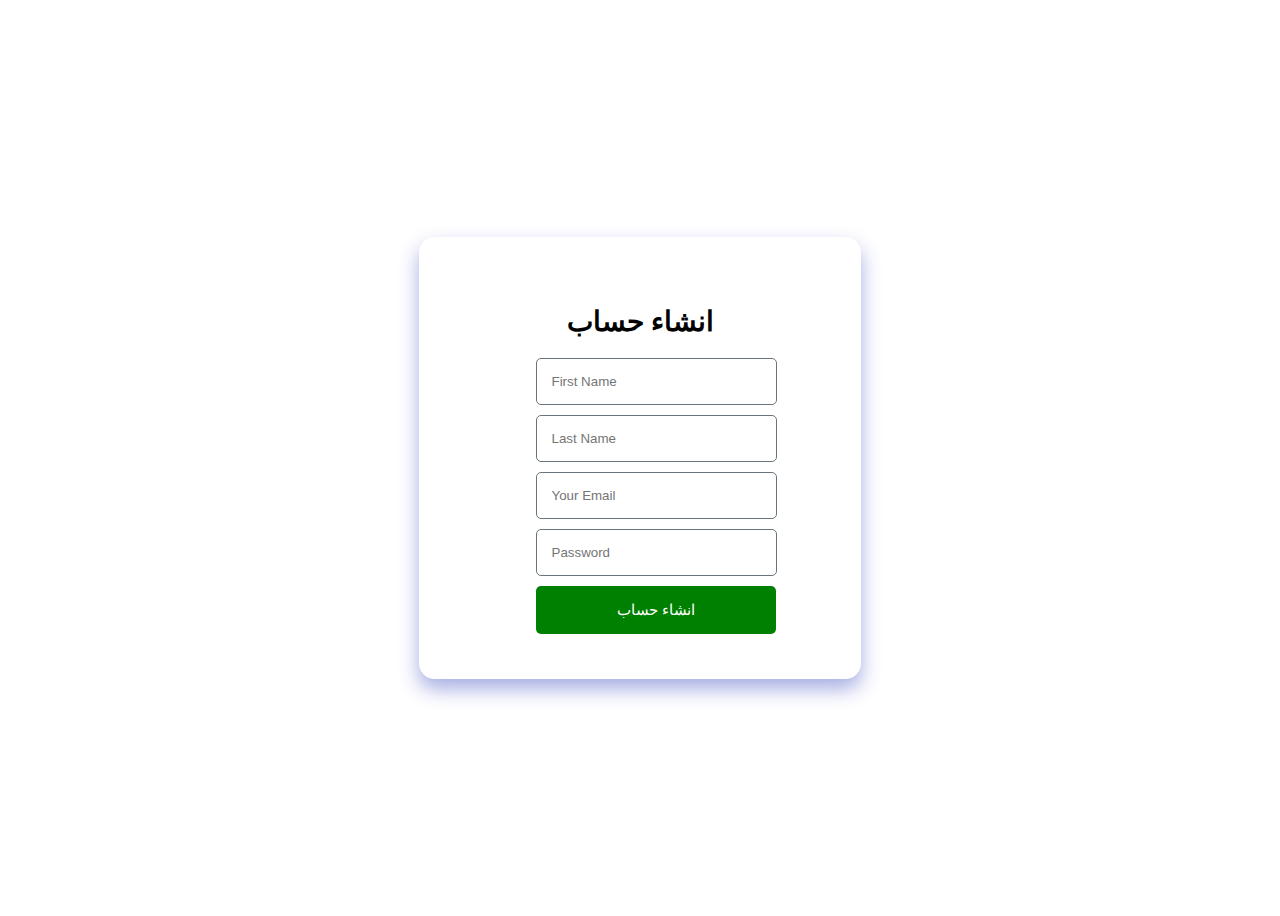
<file: index.html>
<!DOCTYPE html>
<html lang="en">
<head>
    <meta charset="UTF-8">
    <meta name="viewport" content="width=device-width, initial-scale=1.0">
    <title>انشاء حساب</title>
    <style>

        section{
            display: flex;
            justify-content: center;
            align-items: center;
            min-height: 100vh;
            background-color: white;
        }

        .container{
            display: flex;
            justify-content: center;
            align-items: center;
            border: 1px solid white;
            background-color: white;
            border-radius: 15px;
            box-shadow: 0 10px 20px rgba(33, 51, 184, 0.4);
            max-width: 400px;
            width: 100%;
            gap: 20px;
            padding: 20px;
            min-height: 400px;
        }

        .form-login h2{
            text-align: center;
            font-size:28px;
            margin-bottom:20px;
        }

        .form-login input {
            display: block;
            width: 100%;
            padding: 15px;
            margin-bottom: 10px;
            border: 1px solid rgb(104, 117, 124);
            border-radius: 5px;
            transition: border-color 0.3s;
}

        .form-login input:focus {
            border-color: #52bff6;
            outline: none;
        }

        .form-login button {
            justify-content: center;
            width: 115%;
            height: 10%;
            background-color: green;
            border-radius: 5px;
            padding: 15px;
            color: white;
            border: none;
            font-size: 15px;
        }
        .form-login button:focus{
            background-color: blue;
        }
    </style>
</head>
<body>
    <section>
        <div class="container">
            <div class="form-login">
                <h2> انشاء حساب</h2>
                <label for="firstName"></label>
                <input type="text" id="firstName" placeholder="First Name">

                <label for="lastName"></label>
                <input type="text" id="lastName" placeholder="Last Name">

                <label for="email"></label>
                <input type="text" id="email" placeholder="Your Email">

                <label for="password"></label>
                <input type="password" id="password" placeholder="Password">

                <button id="registerBtn" type="submit">انشاء حساب</button>
            </div>
        </div>
    </section>

<script>
    document.getElementById('registerBtn').addEventListener('click', function (e) {
        e.preventDefault(); 

        const firstName = document.getElementById('firstName').value.trim();
        const lastName = document.getElementById('lastName').value.trim();
        const email = document.getElementById('email').value.trim();
        const password = document.getElementById('password').value.trim();

    
        if (!firstName || !lastName || !email || !password) {
            alert('يرجى ملء جميع الحقول.');
            return;
        }


        const emailPattern = /^[^\s@]+@[^\s@]+\.[^\s@]+$/;
        if (!emailPattern.test(email)) {
            alert('يرجى إدخال بريد إلكتروني صالح.');
            return;
        }


        if (password.length < 6) {
            alert('يجب أن تتكون كلمة المرور من 6 أحرف على الأقل.');
            return;
        }


        localStorage.setItem('userFirstName', firstName);
        localStorage.setItem('userLastName', lastName);
        localStorage.setItem('userEmail', email);
        localStorage.setItem('userPassword', password);


        window.location.href = 'login.html';
    });
</script>

</body>
</html>
</file>
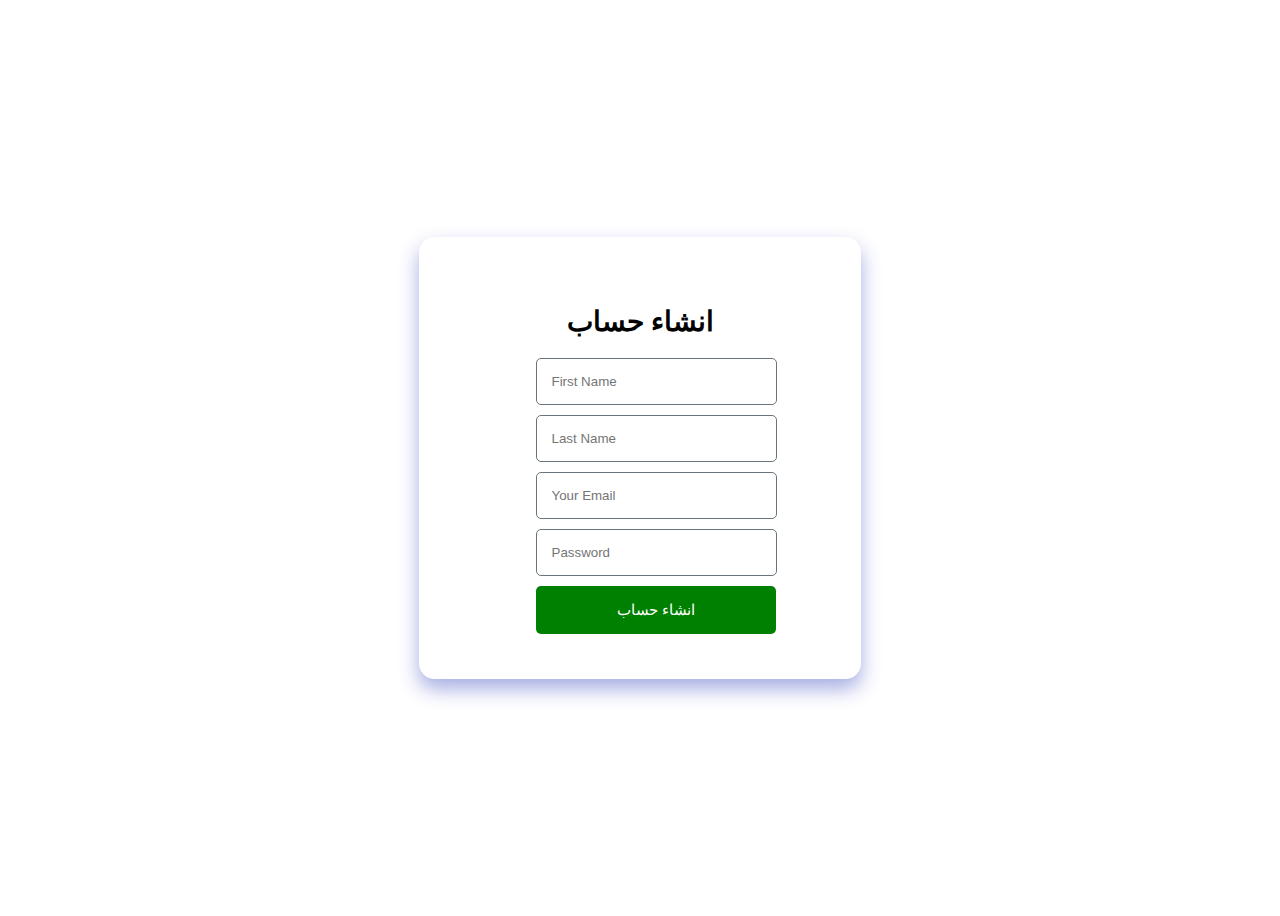
<file: web soft/index.html>
<!DOCTYPE html>
<html lang="en">
<head>
    <meta charset="UTF-8">
    <meta name="viewport" content="width=device-width, initial-scale=1.0">
    <title>انشاء حساب</title>
    <style>

        section{
            display: flex;
            justify-content: center;
            align-items: center;
            min-height: 100vh;
            background-color: white;
        }

        .container{
            display: flex;
            justify-content: center;
            align-items: center;
            border: 1px solid white;
            background-color: white;
            border-radius: 15px;
            box-shadow: 0 10px 20px rgba(33, 51, 184, 0.4);
            max-width: 400px;
            width: 100%;
            gap: 20px;
            padding: 20px;
            min-height: 400px;
        }

        .form-login h2{
            text-align: center;
            font-size:28px;
            margin-bottom:20px;
        }

        .form-login input {
            display: block;
            width: 100%;
            padding: 15px;
            margin-bottom: 10px;
            border: 1px solid rgb(104, 117, 124);
            border-radius: 5px;
            transition: border-color 0.3s;
}

        .form-login input:focus {
            border-color: #52bff6;
            outline: none;
        }

        .form-login button {
            justify-content: center;
            width: 115%;
            height: 10%;
            background-color: green;
            border-radius: 5px;
            padding: 15px;
            color: white;
            border: none;
            font-size: 15px;
        }
        .form-login button:focus{
            background-color: blue;
        }
    </style>
</head>
<body>
    <section>
        <div class="container">
            <div class="form-login">
                <h2> انشاء حساب</h2>
                <label for="firstName"></label>
                <input type="text" id="firstName" placeholder="First Name">

                <label for="lastName"></label>
                <input type="text" id="lastName" placeholder="Last Name">

                <label for="email"></label>
                <input type="text" id="email" placeholder="Your Email">

                <label for="password"></label>
                <input type="password" id="password" placeholder="Password">

                <button id="registerBtn" type="submit">انشاء حساب</button>
            </div>
        </div>
    </section>

<script>
    document.getElementById('registerBtn').addEventListener('click', function (e) {
        e.preventDefault(); 

        const firstName = document.getElementById('firstName').value.trim();
        const lastName = document.getElementById('lastName').value.trim();
        const email = document.getElementById('email').value.trim();
        const password = document.getElementById('password').value.trim();

    
        if (!firstName || !lastName || !email || !password) {
            alert('يرجى ملء جميع الحقول.');
            return;
        }


        const emailPattern = /^[^\s@]+@[^\s@]+\.[^\s@]+$/;
        if (!emailPattern.test(email)) {
            alert('يرجى إدخال بريد إلكتروني صالح.');
            return;
        }


        if (password.length < 6) {
            alert('يجب أن تتكون كلمة المرور من 6 أحرف على الأقل.');
            return;
        }


        localStorage.setItem('userFirstName', firstName);
        localStorage.setItem('userLastName', lastName);
        localStorage.setItem('userEmail', email);
        localStorage.setItem('userPassword', password);


        window.location.href = 'login.html';
    });
</script>

</body>
</html>
</file>
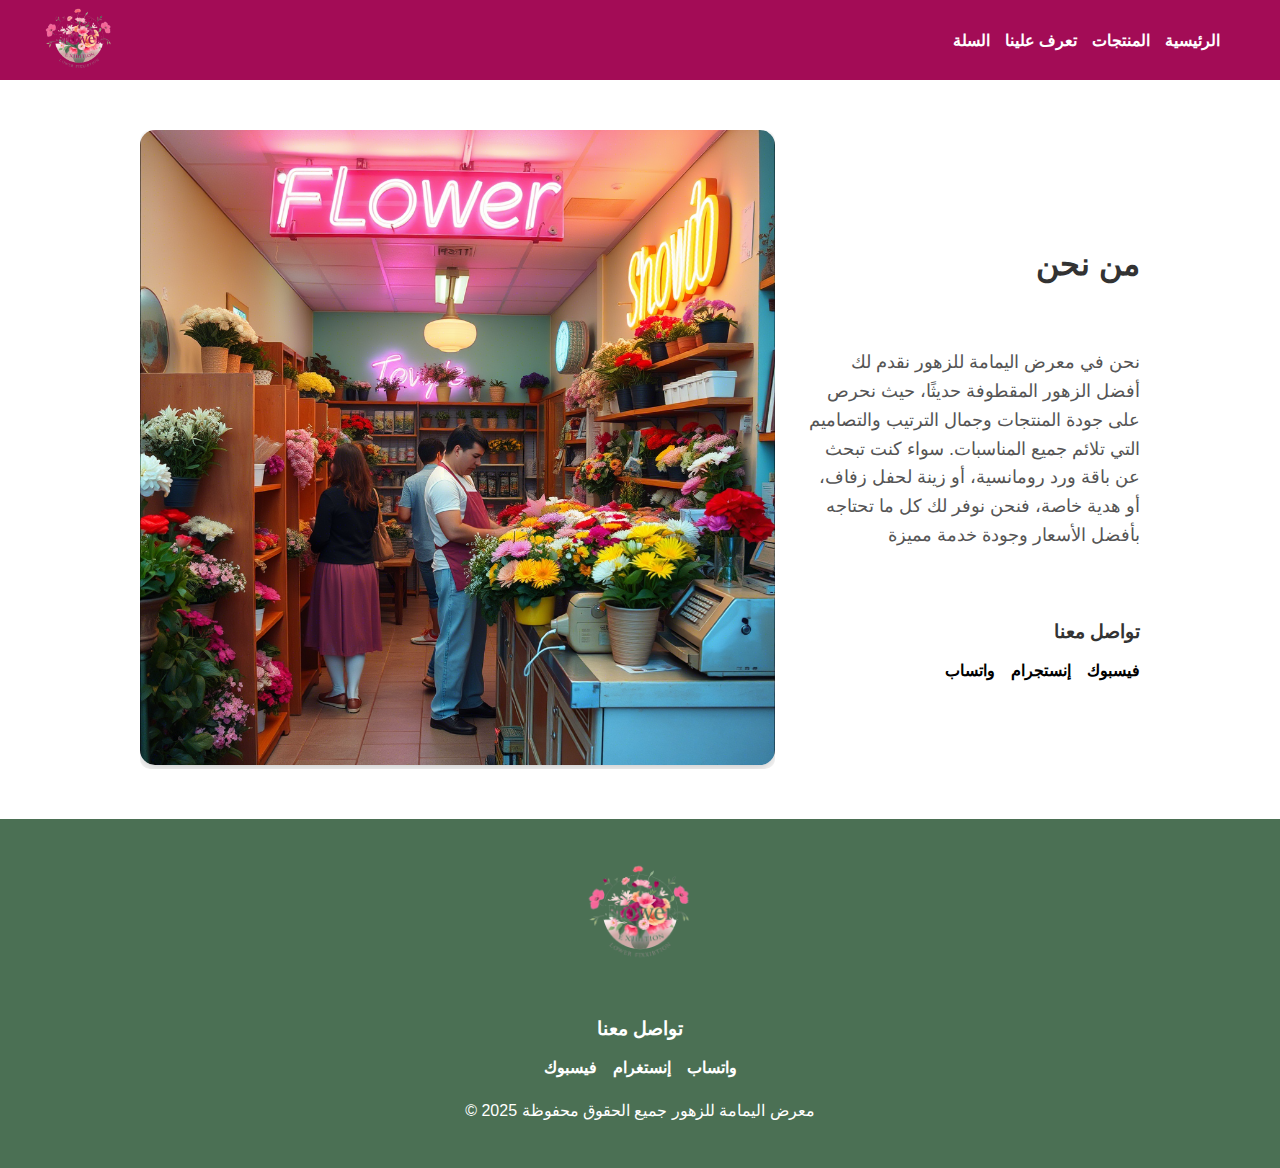
<file: about.html>
<!DOCTYPE html>
<html lang="ar" >
<head>
    <meta charset="UTF-8">
    <meta name="viewport" content="width=device-width, initial-scale=1">
    <title>معرض اليمامة للزهور - من نحن </title>
    <link rel="stylesheet" href="assest/css/style.css">
</head>
<body>
  <!-- Start Nav  -->
   <nav>
        <div class="logo">
            <img src="assest/logo/logo.png" alt="لوجو الموقع" />
        </div>
        <ul dir="rtl">
            <li><a href="view.html">الرئيسية</a></li>
            <li><a href="products.html">المنتجات</a></li>
            <li><a href="about.html">تعرف علينا</a></li>
            <li><a href="cart.html">السلة</a></li>
        </ul>
    </nav>
<!-- End Nav  -->


<!-- Start About  -->
    <section class="about">
  <div class="about-container">
    <div class="about-image hidden-left">
      <img src="assest/image/96f7b296-9474-4571-87c6-f963ac6e81f5.png" alt="About Us Image">
    </div>
    <div class="about-content hidden-right"  dir="rtl">
      <h2>من نحن</h2>
      <p>نحن في معرض اليمامة للزهور نقدم لك أفضل الزهور المقطوفة حديثًا، حيث نحرص على جودة المنتجات وجمال الترتيب والتصاميم التي تلائم جميع المناسبات. سواء كنت تبحث عن باقة ورد رومانسية، أو زينة لحفل زفاف، أو هدية خاصة، فنحن نوفر لك كل ما تحتاجه بأفضل الأسعار وجودة خدمة مميزة</p>
      <div class="social-links">
            <h3>تواصل معنا</h3>
            <ul>
                <li><a href="www.facebook.com" style="color: black;">فيسبوك</a></li>
                <li><a href="www.instagram.com" style="color: black;">إنستجرام</a></li>
                <li><a href="www.whatsapp.com" style="color: black;">واتساب</a></li>
            </ul>
        </div>
    </div>
  </div>
</section>
<!-- End About  -->


<!-- START FOOTER  -->
<footer>
    <div class="footer-content">
        <div class="footer-logo">
            <img src="assest/logo/logo.png" alt="لوجو معرض الزهور">
        </div>
        
        <div class="social-links">
            <h3>تواصل معنا</h3>
            <ul>
                    <li><a href="https://www.facebook.com">فيسبوك</a></li>
                    <li><a href="https://www.instagram.com">إنستغرام</a></li>
                    <li><a href="https://www.whatsapp.com">واتساب</a></li>
                </ul>
        </div>
    </div>
    <p>&copy; 2025 معرض اليمامة للزهور جميع الحقوق محفوظة</p>
</footer>
<!-- END FOOTER  -->


<script>
  window.addEventListener("DOMContentLoaded", () => {
    const left = document.querySelector(".hidden-left");
    const right = document.querySelector(".hidden-right");

    setTimeout(() => {
      left.classList.add("show");
      right.classList.add("show");
    }, 300);
  });


</script>
<script src="assest/js/script.js"></script>
</body>
</html>
</file>
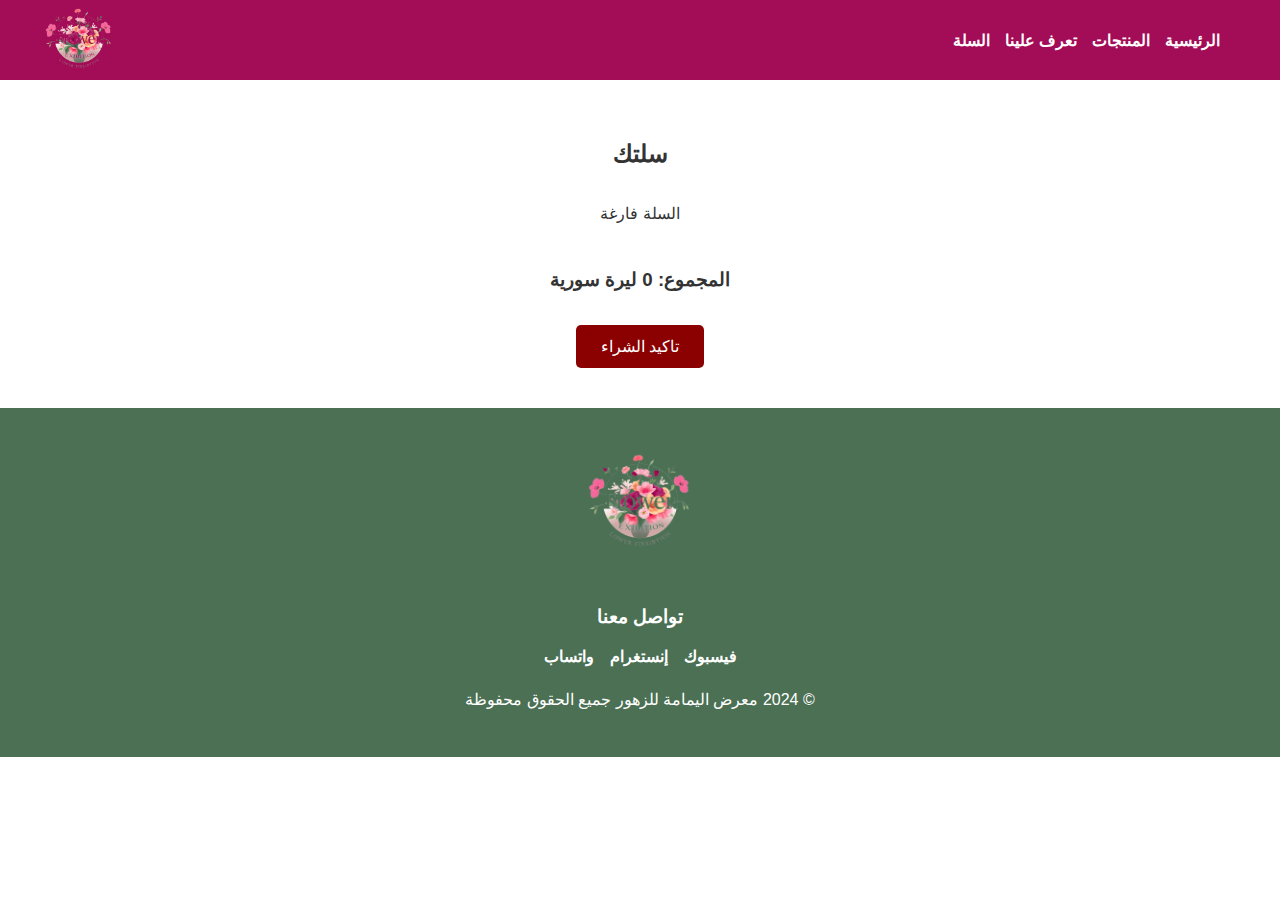
<file: cart.html>
<!DOCTYPE html>
<html lang="ar" dir="rtl">
<head>
    <meta charset="UTF-8">
    <meta name="viewport" content="width=device-width, initial-scale=1">
    <title>معرض اليمامة للزهور - السلة</title>
    <link rel="stylesheet" href="assest/css/style.css">
</head>
<body>

<!-- Start Nav  -->
<nav dir="ltr">
        <div class="logo">
            <img src="assest/logo/logo.png" alt="لوجو الموقع">
        </div>
        <ul  dir="rtl">
            <li><a href="view.html">الرئيسية</a></li>
            <li><a href="products.html">المنتجات</a></li>
            <li><a href="about.html">تعرف علينا</a></li>
            <li><a href="cart.html">السلة</a></li>
        </ul>
    </nav>
<!-- End Nav  -->



<!-- Start Cart  -->
<section class="cart-section" >
    <center>
    <h2>سلتك</h2>
    <div id="cart-items" class="cart-container"></div>

    <div class="total">
        <h3>المجموع: <span id="cart-total"> ليرة سورية 0</span></h3>
        <button onclick="checkout()">تاكيد الشراء</button>
    </div>
    </center>
</section>
<!-- End Cart  -->


<!-- START FOOTER  -->
<footer>
    <div class="footer-content">
        <div class="footer-logo">
            <img src="assest/logo/logo.png" alt="لوجو معرض الزهور">
        </div>
        
        <div class="social-links">
            <h3>تواصل معنا</h3>
            <ul>
                <li><a href="www.facebook.com">فيسبوك</a></li>
                <li><a href="www.instagram.com">إنستغرام</a></li>
                <li><a href="www.whatsapp.com">واتساب</a></li>
            </ul>
        </div>
    </div>
    <p>&copy; 2024 معرض اليمامة للزهور جميع الحقوق محفوظة</p>
</footer>
<!-- END FOOTER  -->

<script src="assest/js/script.js"></script>
</body>
</html>
</file>
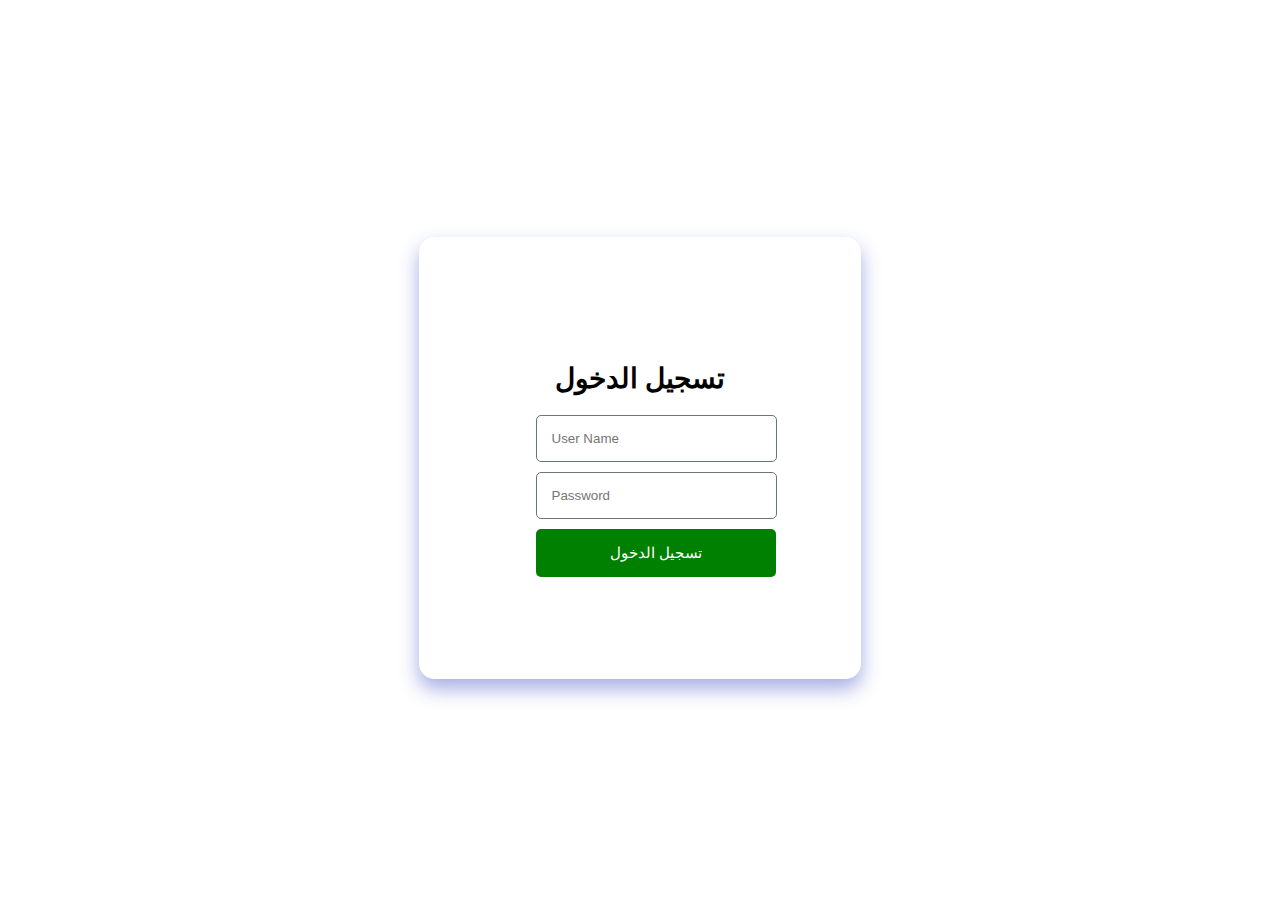
<file: login.html>
<!DOCTYPE html>
<html lang="en">
<head>
    <meta charset="UTF-8">
    <meta name="viewport" content="width=device-width, initial-scale=1.0">
    <title>تسجيل الدخول</title>
    <style>

        section{
            display: flex;
            justify-content: center;
            align-items: center;
            min-height: 100vh;
            background-color: white;
        }

        .container{
            display: flex;
            justify-content: center;
            align-items: center;
            border: 1px solid white;
            background-color: white;
            border-radius: 15px;
            box-shadow: 0 10px 20px rgba(33, 51, 184, 0.4);
            max-width: 400px;
            width: 100%;
            gap: 20px;
            padding: 20px;
            min-height: 400px;
        }

        .form-login h2{
            text-align: center;
            font-size:28px;
            margin-bottom:20px;
        }

        .form-login input {
            display: block;
            width: 100%;
            padding: 15px;
            margin-bottom: 10px;
            border: 1px solid rgb(104, 117, 124);
            border-radius: 5px;
            transition: border-color 0.3s;
}

        .form-login input:focus {
            border-color: #52bff6;
            outline: none;
        }

        .form-login button {
            justify-content: center;
            width: 115%;
            height: 10%;
            background-color: green;
            border-radius: 5px;
            padding: 15px;
            color: white;
            border: none;
            font-size: 15px;
        }
        .form-login button:focus{
            background-color: blue;
        }
    </style>
</head>
<body>
    <section>
        <div class="container">
            <div class="form-login">
                <h2>تسجيل الدخول</h2>
                <label for="name"></label>
                <input type="text" id="name" placeholder="User Name">

                <label for="password"></label>
                <input type="text" id="password" placeholder="Password">

                <button type="submit">تسجيل الدخول</button>
            </div>
        </div>
    </section>

<script>
    document.querySelector('button').addEventListener('click', function () {
    const inputName = document.getElementById('name').value.trim();
    const inputPassword = document.getElementById('password').value;

    const savedName = localStorage.getItem('userFirstName'); 
    const savedPassword = localStorage.getItem('userPassword');

    if (inputName === savedName && inputPassword === savedPassword) {

    window.location.href = 'view.html';
    } else {
        alert('الاسم أو كلمة المرور غير صحيحة');
    }
  });
</script>
</body>
</html>
</file>
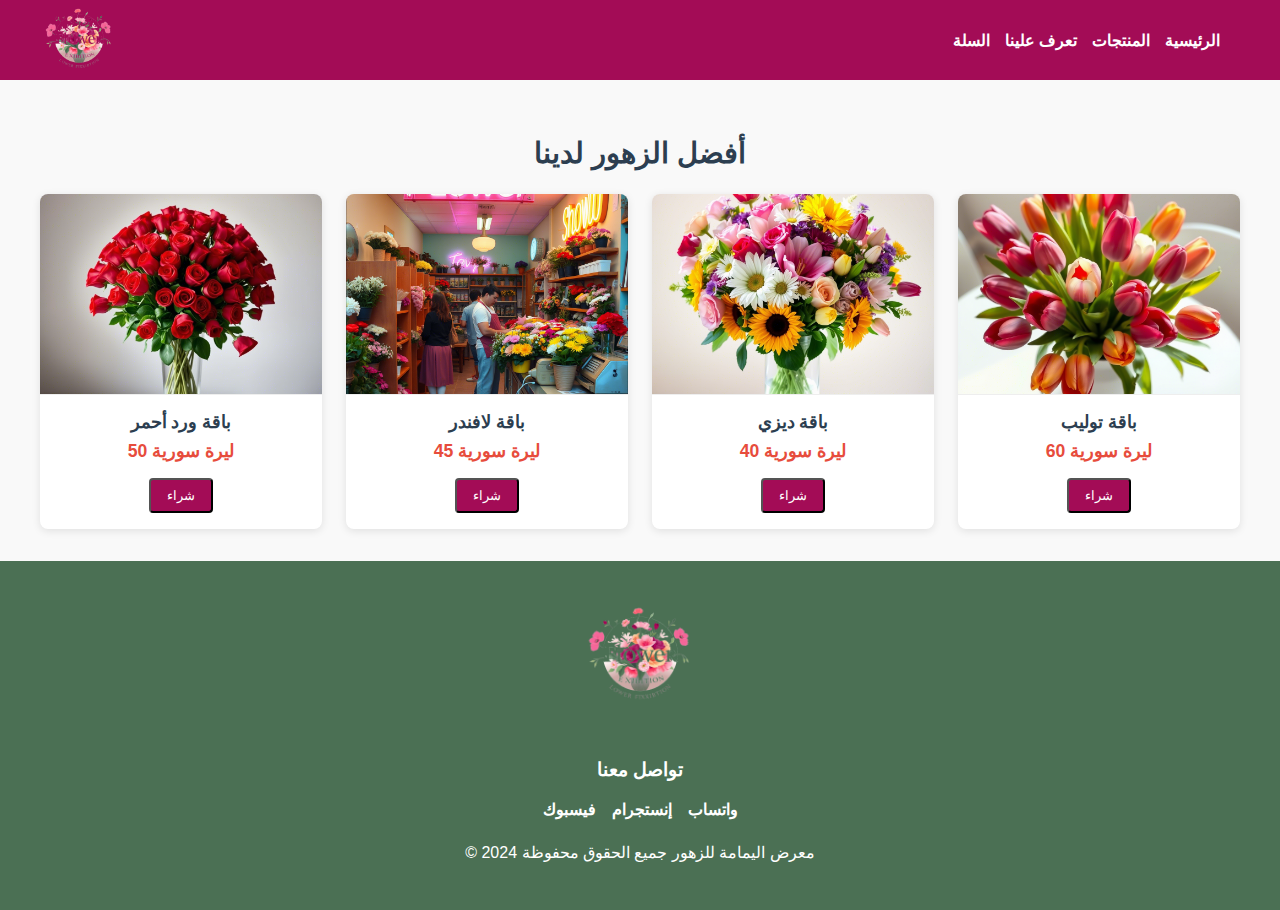
<file: products.html>
<!DOCTYPE html>
<html lang="ar">
<head>
    <meta charset="UTF-8">
    <meta name="viewport" content="width=device-width, initial-scale=1">
    <title> معرض اليمامة للزهور-المنتجات</title>
    <link rel="stylesheet" href="assest/css/style.css">
</head>
<body>
<!-- Start Nav  -->
    <nav>
        <div class="logo">
            <img src="assest/logo/logo.png" alt="لوجو الموقع">
        </div>
        <ul dir="rtl">
            <li><a href="view.html">الرئيسية</a></li>
            <li><a href="products.html">المنتجات</a></li>
            <li><a href="about.html">تعرف علينا</a></li>
            <li><a href="cart.html">السلة</a></li>
        </ul>
    </nav>
<!-- End Nav  -->



<!-- VIEW FLOWERS -->
<section class="flowers-section">
    <h2>أفضل الزهور لدينا</h2>
    <div class="flowers-container">
        <!-- بطاقة زهرة واحدة -->
        <div class="flower-card">
            <img src="assest/image/fe8fd7c5-d69a-46ef-b273-568f5f2ca366.png" alt="زهرة الورد">
            <h3>باقة ورد أحمر</h3>
            <p class="price">50 ليرة سورية</p>
            <button onclick="addToCart(' ورد أحمر', ' 50  ليرة سورية' , 'assest/image/fe8fd7c5-d69a-46ef-b273-568f5f2ca366.png')" class="btn">شراء</button>
        </div>

        <div class="flower-card">
            <img src="assest/image/96f7b296-9474-4571-87c6-f963ac6e81f5.png" alt="زهرة اللافندر">
            <h3>باقة لافندر</h3>
            <p class="price">45 ليرة سورية</p>
            <button onclick="addToCart('باقة لافندر', ' 45  ليرة سورية', 'assest/image/96f7b296-9474-4571-87c6-f963ac6e81f5.png')" class="btn">شراء</button>

        </div>

        <div class="flower-card">
            <img src="assest/image/69bec086-5a2d-41f6-9e9c-330a36386b98.png" alt="زهرة الديزي">
            <h3>باقة ديزي</h3>
            <p class="price">40 ليرة سورية</p>
            <button onclick="addToCart('باقة ديزي', '40  ليرة سورية', 'assest/image/69bec086-5a2d-41f6-9e9c-330a36386b98.png')" class="btn">شراء</button>

        </div>

        <div class="flower-card">
            <img src="assest/image/f124e1ca-a4c5-4bd0-924c-f4e81467061a.png" alt="زهرة التوليب">
            <h3>باقة توليب</h3>
            <p class="price">60 ليرة سورية</p>
            <button onclick="addToCart('باقة توليب', '60  ليرة سورية', 'assest/image/f124e1ca-a4c5-4bd0-924c-f4e81467061a.png')" class="btn">شراء</button>
        </div>
    </div>
</section>
<!--END VIEW FLOWERS -->




<!--Start Footer -->
<footer>
    <div class="footer-content">
        <div class="footer-logo">
            <img src="assest/logo/logo.png" alt="لوجو معرض الزهور">
        </div>
        
        <div class="social-links">
            <h3>تواصل معنا</h3>
            <ul>
                <li><a href="www.facebook.com">فيسبوك</a></li>
                <li><a href="www.instagram.com">إنستجرام</a></li>
                <li><a href="www.whatsapp.com">واتساب</a></li>
            </ul>
        </div>
    </div>
    <p>&copy; 2024 معرض اليمامة للزهور جميع الحقوق محفوظة</p>
</footer>
<!--End Footer -->


<script src="assest/js/script.js"></script>
</body>
</html>
</file>
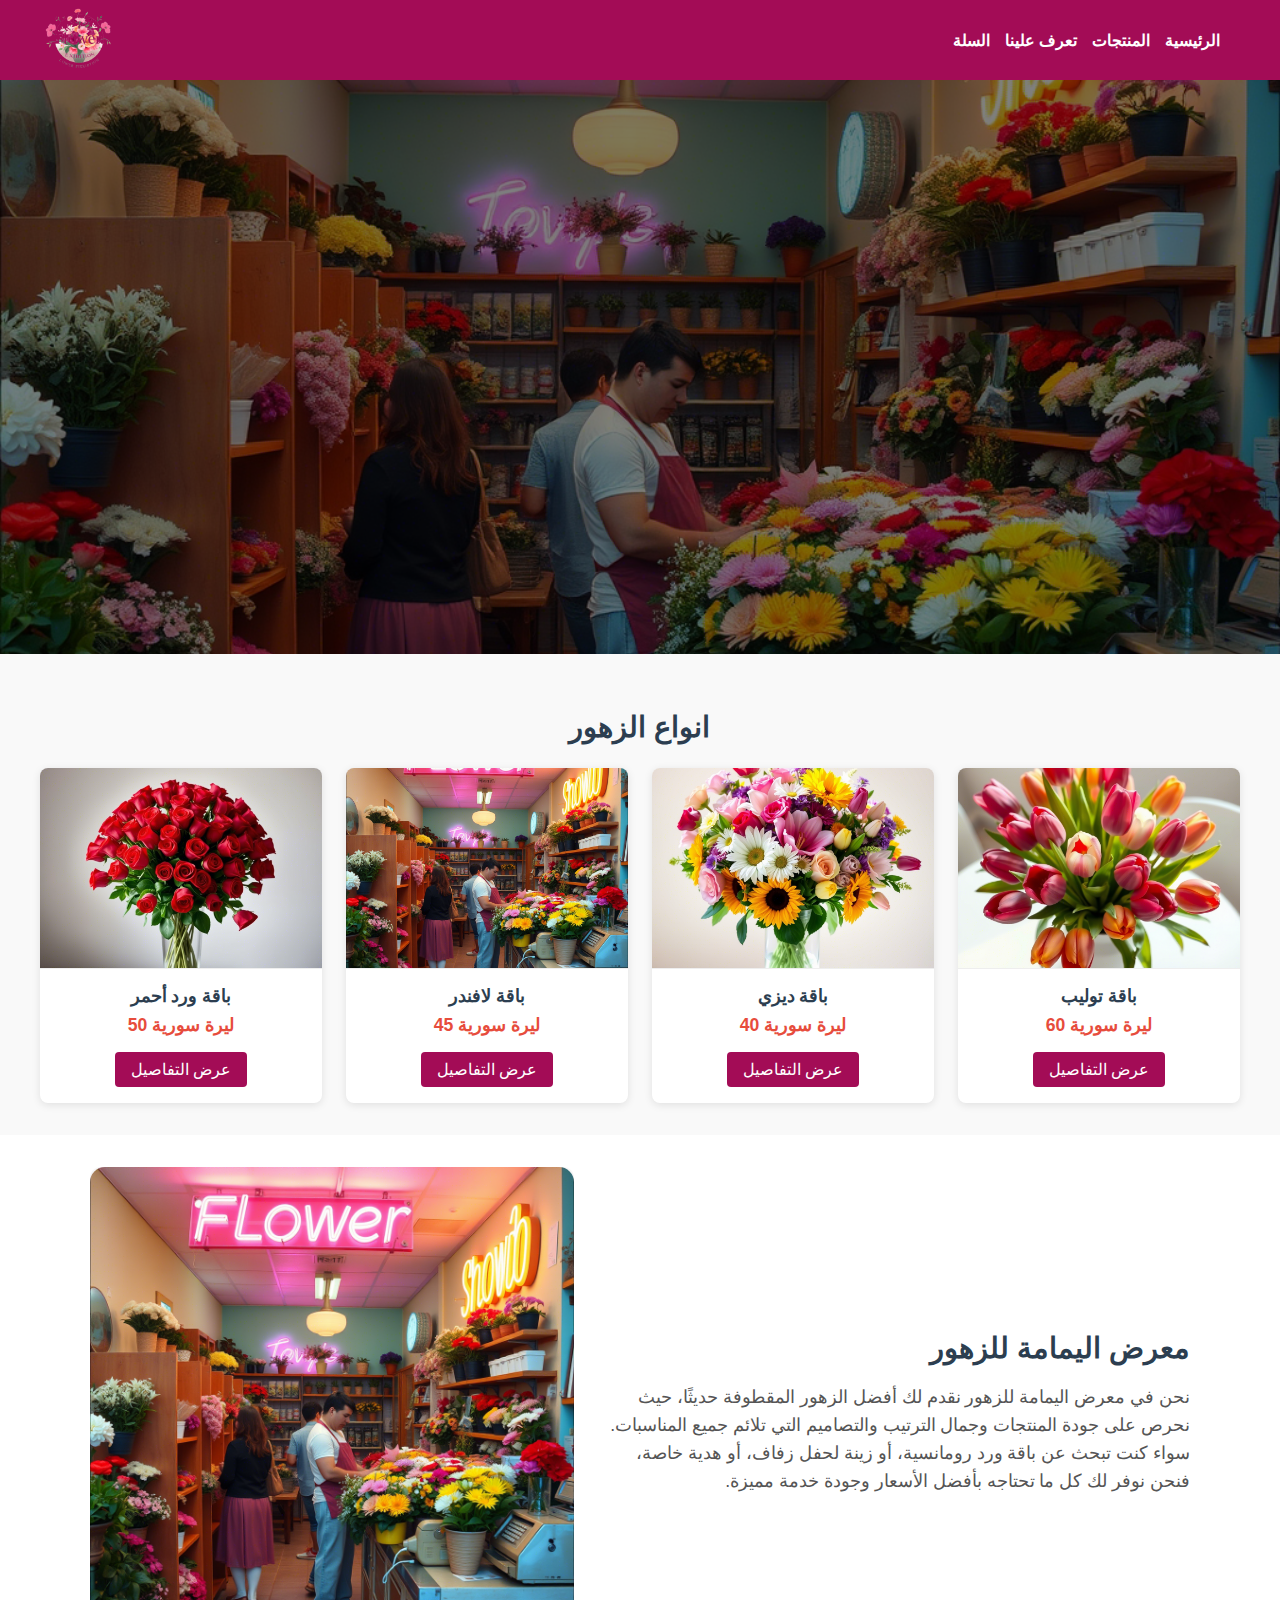
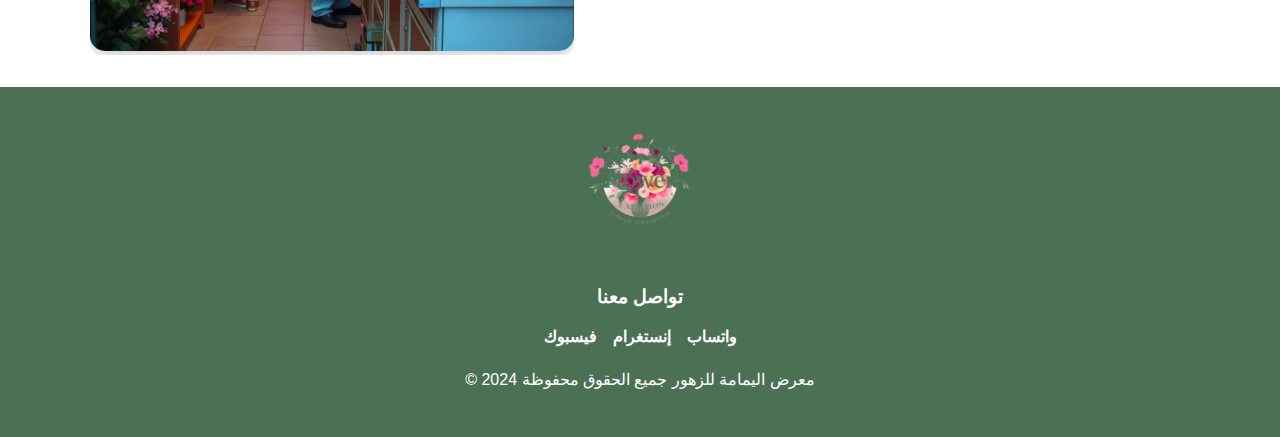
<file: view.html>
<!DOCTYPE html>
<html lang="ar">
<head>
    <meta charset="UTF-8" />
    <meta name="viewport" content="width=device-width, initial-scale=1" />
    <title>معرض اليمامة للزهور</title>
    <!-- صححت اسم المجلد من assest الى assets -->
    <link rel="stylesheet" href="assest/css/style.css" />
</head>
<body>
    <!-- START NAV -->
    <nav>
        <div class="logo">
            <img src="assest/logo/logo.png" alt="لوجو الموقع" />
        </div>
        <ul dir="rtl">
            <li><a href="view.html">الرئيسية</a></li>
            <li><a href="products.html">المنتجات</a></li>
            <li><a href="about.html">تعرف علينا</a></li>
            <li><a href="cart.html">السلة</a></li>
        </ul>
    </nav>
    <!-- END NAV -->

    <!-- START Section hero -->
    <section class="hero">
        <h1 id="animated-title">مرحبًا بك في معرض اليمامة للزهور</h1>
        <p id="animated-text">نقدم لكم أفضل الزهور بجودة عالية وأسعار مميزة</p>
        <a href="about.html" class="btn" id="btn">عرض التفاصيل</a>
    </section>
    <!-- END Section -->

    <!-- VIEW FLOWERS -->
    <section class="flowers-section">
        <h2>انواع الزهور</h2>
        <div class="flowers-container">
            <!-- بطاقة لزهرة واحدة -->
            <div class="flower-card">
                <img src="assest/image/fe8fd7c5-d69a-46ef-b273-568f5f2ca366.png" alt="زهرة الورد" />
                <h3>باقة ورد أحمر</h3>
                <p class="price">50 ليرة سورية</p>
                <a href="products.html" class="btn">عرض التفاصيل</a>
            </div>

            <div class="flower-card">
                <img src="assest/image/96f7b296-9474-4571-87c6-f963ac6e81f5.png" alt="زهرة اللافندر" />
                <h3>باقة لافندر</h3>
                <p class="price">45 ليرة سورية</p>
                <a href="products.html" class="btn">عرض التفاصيل</a>
            </div>

            <div class="flower-card">
                <img src="assest/image/69bec086-5a2d-41f6-9e9c-330a36386b98.png" alt="زهرة الديزي" />
                <h3>باقة ديزي</h3>
                <p class="price">40 ليرة سورية</p>
                <a href="products.html" class="btn">عرض التفاصيل</a>
            </div>

            <div class="flower-card">
                <img src="assest/image/f124e1ca-a4c5-4bd0-924c-f4e81467061a.png" alt="زهرة التوليب" />
                <h3>باقة توليب</h3>
                <p class="price">60 ليرة سورية</p>
                <a href="products.html" class="btn">عرض التفاصيل</a>
            </div>
        </div>
    </section>
    <!-- END VIEW FLOWERS -->

    <!-- START ABOUT -->
    <section class="about-section">
        <div class="about-content">
            <div class="about-image">
                <img src="assest/image/96f7b296-9474-4571-87c6-f963ac6e81f5.png" alt="عن معرض اليمامة للزهور" />
            </div>
            <div class="about-text" dir="rtl">
                <h2>معرض اليمامة للزهور</h2>
                <p>
                    نحن في معرض اليمامة للزهور نقدم لك أفضل الزهور المقطوفة حديثًا، حيث نحرص على جودة المنتجات وجمال الترتيب والتصاميم التي تلائم جميع المناسبات.
                    سواء كنت تبحث عن باقة ورد رومانسية، أو زينة لحفل زفاف، أو هدية خاصة، فنحن نوفر لك كل ما تحتاجه بأفضل الأسعار وجودة خدمة مميزة.
                </p>
            </div>
        </div>
    </section>
    <!-- END ABOUT -->

    <!-- START FOOTER -->
    <footer>
        <div class="footer-content">
            <div class="footer-logo">
                <img src="assest/logo/logo.png" alt="لوجو معرض الزهور" />
            </div>

            <div class="social-links">
                <h3>تواصل معنا</h3>
                <ul>
                    <!-- أضفت https:// للروابط -->
                    <li><a href="https://www.facebook.com" target="_blank" rel="noopener">فيسبوك</a></li>
                    <li><a href="https://www.instagram.com" target="_blank" rel="noopener">إنستغرام</a></li>
                    <li><a href="https://www.whatsapp.com" target="_blank" rel="noopener">واتساب</a></li>
                </ul>
            </div>
        </div>
        <p>&copy; 2024 معرض اليمامة للزهور جميع الحقوق محفوظة</p>
    </footer>
    <!-- END FOOTER -->

    <script src="assest/js/script.js"></script>
</body>
</html>
</file>
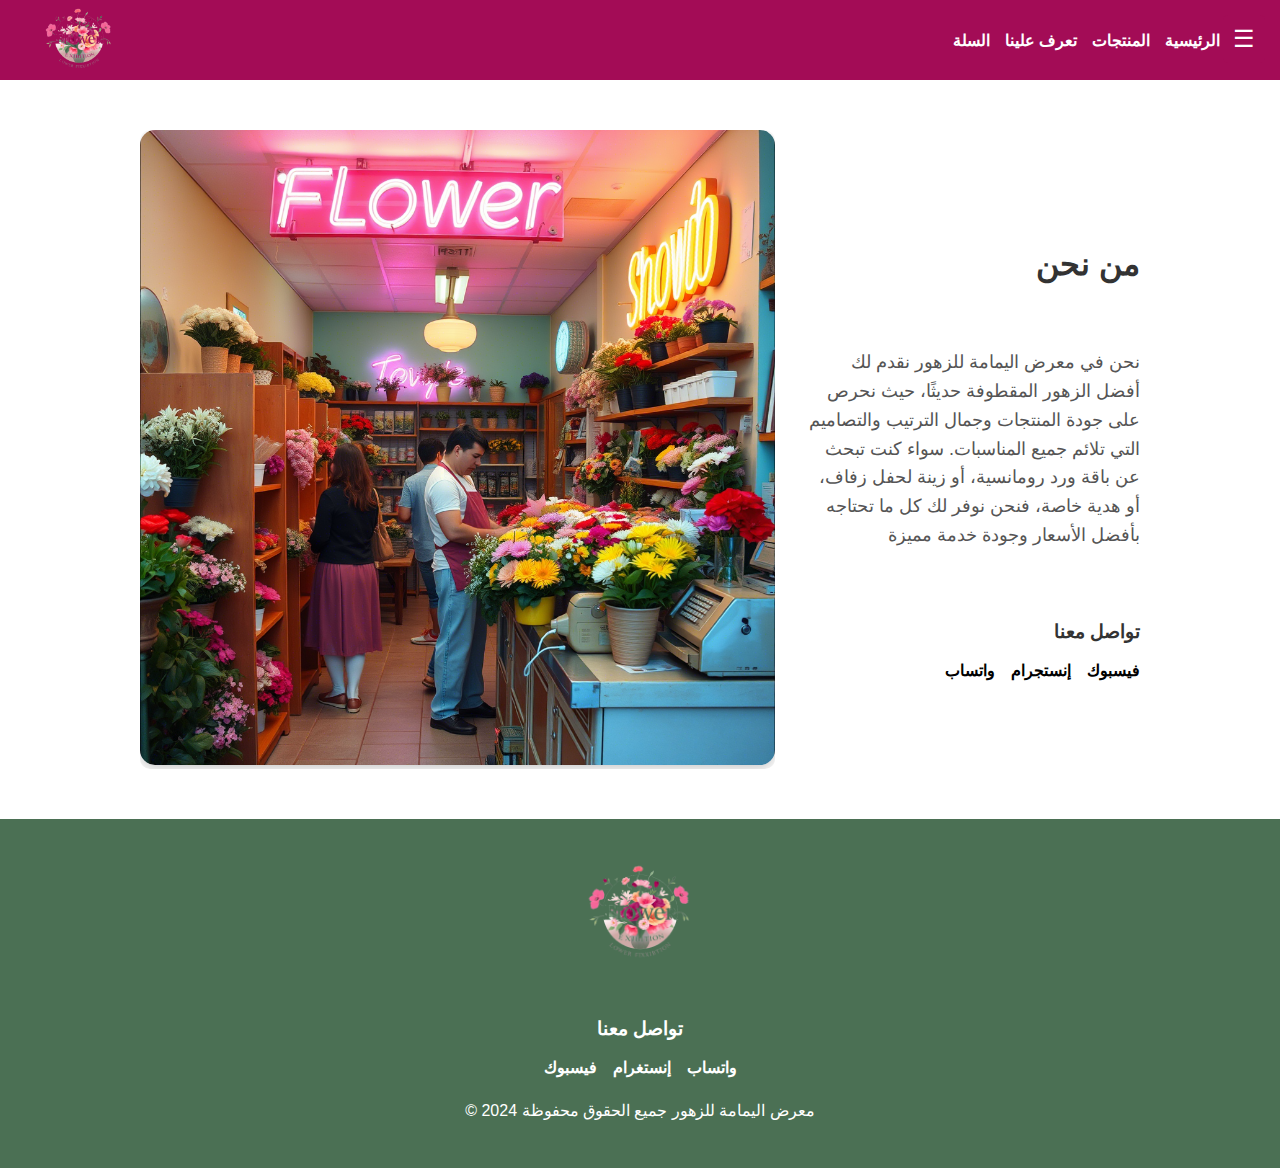
<file: web soft/about.html>
<!DOCTYPE html>
<html lang="ar" >
<head>
    <meta charset="UTF-8">
    <meta name="viewport" content="width=device-width, initial-scale=1">
    <title>معرض اليمامة للزهور - من نحن </title>
    <link rel="stylesheet" href="assest/css/style.css">
</head>
<body>
  <!-- Start Nav  -->
   <nav>
        <div class="logo">
            <img src="assest/logo/logo.png" alt="لوجو الموقع" />
        </div>
        <ul dir="rtl">
            <li><a href="view.html">الرئيسية</a></li>
            <li><a href="products.html">المنتجات</a></li>
            <li><a href="about.html">تعرف علينا</a></li>
            <li><a href="cart.html">السلة</a></li>
        </ul>
    </nav>
<!-- End Nav  -->


<!-- Start About  -->
    <section class="about">
  <div class="about-container">
    <div class="about-image hidden-left">
      <img src="assest/image/96f7b296-9474-4571-87c6-f963ac6e81f5.png" alt="About Us Image">
    </div>
    <div class="about-content hidden-right"  dir="rtl">
      <h2>من نحن</h2>
      <p>نحن في معرض اليمامة للزهور نقدم لك أفضل الزهور المقطوفة حديثًا، حيث نحرص على جودة المنتجات وجمال الترتيب والتصاميم التي تلائم جميع المناسبات. سواء كنت تبحث عن باقة ورد رومانسية، أو زينة لحفل زفاف، أو هدية خاصة، فنحن نوفر لك كل ما تحتاجه بأفضل الأسعار وجودة خدمة مميزة</p>
      <div class="social-links">
            <h3>تواصل معنا</h3>
            <ul>
                <li><a href="www.facebook.com" style="color: black;">فيسبوك</a></li>
                <li><a href="www.instagram.com" style="color: black;">إنستجرام</a></li>
                <li><a href="www.whatsapp.com" style="color: black;">واتساب</a></li>
            </ul>
        </div>
    </div>
  </div>
</section>
<!-- End About  -->


<!-- START FOOTER  -->
<footer>
    <div class="footer-content">
        <div class="footer-logo">
            <img src="assest/logo/logo.png" alt="لوجو معرض الزهور">
        </div>
        
        <div class="social-links">
            <h3>تواصل معنا</h3>
            <ul>
                <li><a href="www.facebook.com">فيسبوك</a></li>
                <li><a href="www.instagram.com">إنستغرام</a></li>
                <li><a href="www.whatsapp.com">واتساب</a></li>
            </ul>
        </div>
    </div>
    <p>&copy; 2024 معرض اليمامة للزهور جميع الحقوق محفوظة</p>
</footer>
<!-- END FOOTER  -->


<script>
  window.addEventListener("DOMContentLoaded", () => {
    const left = document.querySelector(".hidden-left");
    const right = document.querySelector(".hidden-right");

    // تأخير خفيف للتأثير الجمالي
    setTimeout(() => {
      left.classList.add("show");
      right.classList.add("show");
    }, 300);
  });


</script>
<script src="assest/js/script.js"></script>
</body>
</html>
</file>
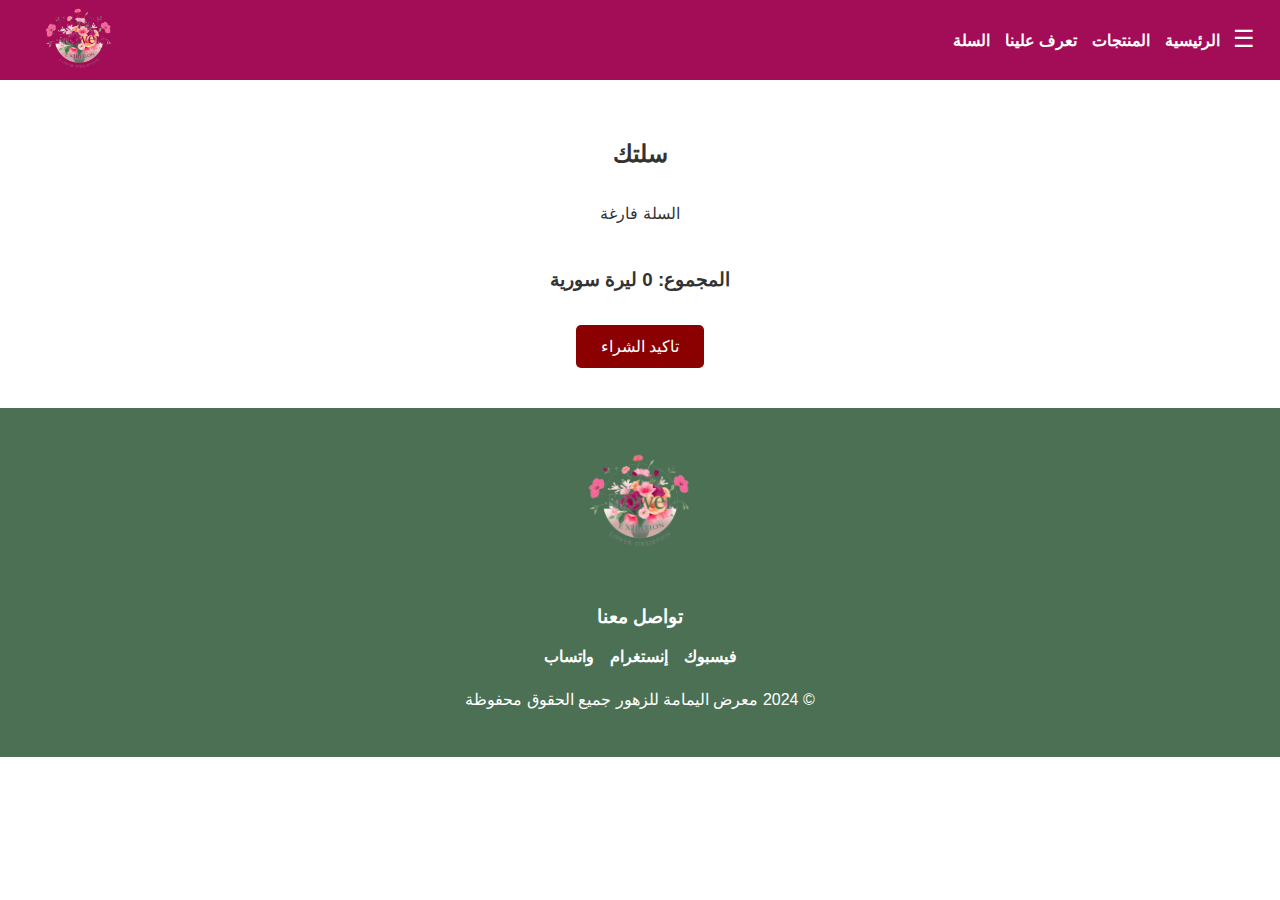
<file: web soft/cart.html>
<!DOCTYPE html>
<html lang="ar" dir="rtl">
<head>
    <meta charset="UTF-8">
    <meta name="viewport" content="width=device-width, initial-scale=1">
    <title>معرض اليمامة للزهور - السلة</title>
    <link rel="stylesheet" href="assest/css/style.css">
</head>
<body>

<!-- Start Nav  -->
<nav dir="ltr">
        <div class="logo">
            <img src="assest/logo/logo.png" alt="لوجو الموقع">
        </div>
        <ul  dir="rtl">
            <li><a href="view.html">الرئيسية</a></li>
            <li><a href="products.html">المنتجات</a></li>
            <li><a href="about.html">تعرف علينا</a></li>
            <li><a href="cart.html">السلة</a></li>
        </ul>
    </nav>
<!-- End Nav  -->



<!-- Start Cart  -->
<section class="cart-section" >
    <center>
    <h2>سلتك</h2>
    <div id="cart-items" class="cart-container"></div>

    <div class="total">
        <h3>المجموع: <span id="cart-total"> ليرة سورية 0</span></h3>
        <button onclick="checkout()">تاكيد الشراء</button>
    </div>
    </center>
</section>
<!-- End Cart  -->


<!-- START FOOTER  -->
<footer>
    <div class="footer-content">
        <div class="footer-logo">
            <img src="assest/logo/logo.png" alt="لوجو معرض الزهور">
        </div>
        
        <div class="social-links">
            <h3>تواصل معنا</h3>
            <ul>
                <li><a href="www.facebook.com">فيسبوك</a></li>
                <li><a href="www.instagram.com">إنستغرام</a></li>
                <li><a href="www.whatsapp.com">واتساب</a></li>
            </ul>
        </div>
    </div>
    <p>&copy; 2024 معرض اليمامة للزهور جميع الحقوق محفوظة</p>
</footer>
<!-- END FOOTER  -->

<script src="assest/js/script.js"></script>
</body>
</html>
</file>
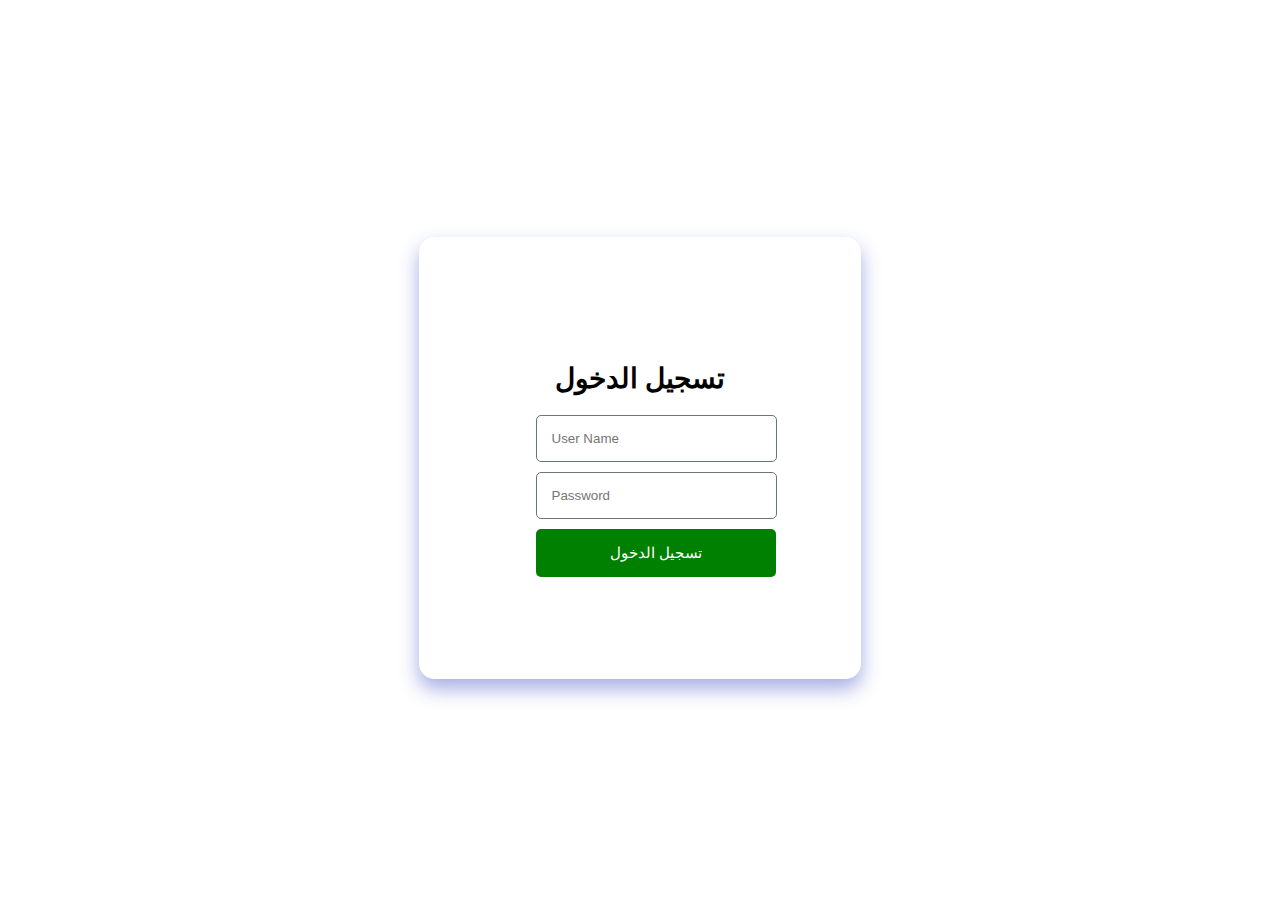
<file: web soft/login.html>
<!DOCTYPE html>
<html lang="en">
<head>
    <meta charset="UTF-8">
    <meta name="viewport" content="width=device-width, initial-scale=1.0">
    <title>تسجيل الدخول</title>
    <style>

        section{
            display: flex;
            justify-content: center;
            align-items: center;
            min-height: 100vh;
            background-color: white;
        }

        .container{
            display: flex;
            justify-content: center;
            align-items: center;
            border: 1px solid white;
            background-color: white;
            border-radius: 15px;
            box-shadow: 0 10px 20px rgba(33, 51, 184, 0.4);
            max-width: 400px;
            width: 100%;
            gap: 20px;
            padding: 20px;
            min-height: 400px;
        }

        .form-login h2{
            text-align: center;
            font-size:28px;
            margin-bottom:20px;
        }

        .form-login input {
            display: block;
            width: 100%;
            padding: 15px;
            margin-bottom: 10px;
            border: 1px solid rgb(104, 117, 124);
            border-radius: 5px;
            transition: border-color 0.3s;
}

        .form-login input:focus {
            border-color: #52bff6;
            outline: none;
        }

        .form-login button {
            justify-content: center;
            width: 115%;
            height: 10%;
            background-color: green;
            border-radius: 5px;
            padding: 15px;
            color: white;
            border: none;
            font-size: 15px;
        }
        .form-login button:focus{
            background-color: blue;
        }
    </style>
</head>
<body>
    <section>
        <div class="container">
            <div class="form-login">
                <h2>تسجيل الدخول</h2>
                <label for="name"></label>
                <input type="text" id="name" placeholder="User Name">

                <label for="password"></label>
                <input type="text" id="password" placeholder="Password">

                <button type="submit">تسجيل الدخول</button>
            </div>
        </div>
    </section>

<script>
    document.querySelector('button').addEventListener('click', function () {
    const inputName = document.getElementById('name').value.trim();
    const inputPassword = document.getElementById('password').value;

    const savedName = localStorage.getItem('userFirstName'); 
    const savedPassword = localStorage.getItem('userPassword');

    if (inputName === savedName && inputPassword === savedPassword) {

    window.location.href = 'view.html';
    } else {
        alert('الاسم أو كلمة المرور غير صحيحة');
    }
  });
</script>
</body>
</html>
</file>
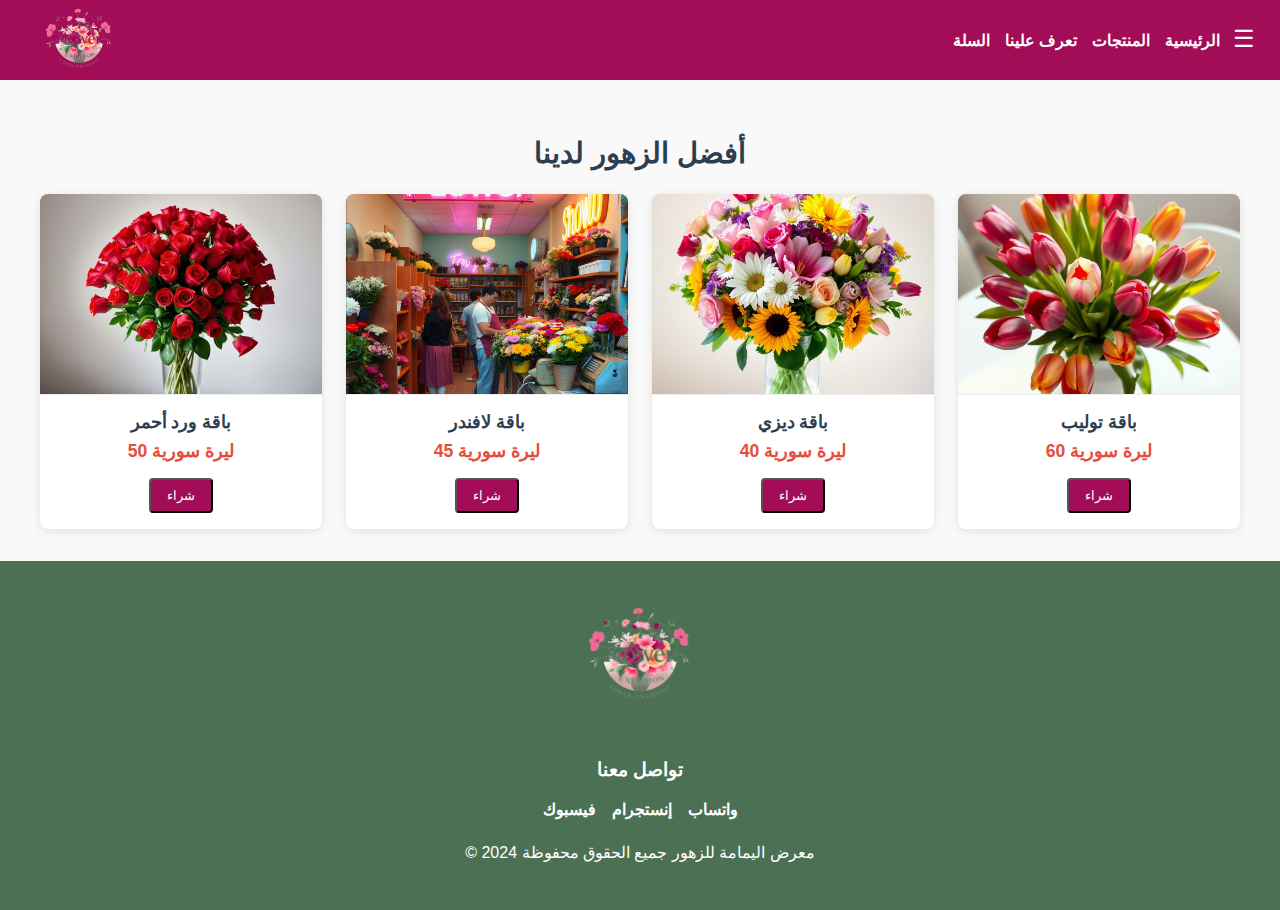
<file: web soft/products.html>
<!DOCTYPE html>
<html lang="ar">
<head>
    <meta charset="UTF-8">
    <meta name="viewport" content="width=device-width, initial-scale=1">
    <title> معرض اليمامة للزهور-المنتجات</title>
    <link rel="stylesheet" href="assest/css/style.css">
</head>
<body>
<!-- Start Nav  -->
    <nav>
        <div class="logo">
            <img src="assest/logo/logo.png" alt="لوجو الموقع">
        </div>
        <ul dir="rtl">
            <li><a href="view.html">الرئيسية</a></li>
            <li><a href="products.html">المنتجات</a></li>
            <li><a href="about.html">تعرف علينا</a></li>
            <li><a href="cart.html">السلة</a></li>
        </ul>
    </nav>
<!-- End Nav  -->



<!-- VIEW FLOWERS -->
<section class="flowers-section">
    <h2>أفضل الزهور لدينا</h2>
    <div class="flowers-container">
        <!-- بطاقة زهرة واحدة -->
        <div class="flower-card">
            <img src="assest/image/fe8fd7c5-d69a-46ef-b273-568f5f2ca366.png" alt="زهرة الورد">
            <h3>باقة ورد أحمر</h3>
            <p class="price">50 ليرة سورية</p>
            <button onclick="addToCart(' ورد أحمر', ' 50  ليرة سورية' , 'assest/image/fe8fd7c5-d69a-46ef-b273-568f5f2ca366.png')" class="btn">شراء</button>
        </div>

        <div class="flower-card">
            <img src="assest/image/96f7b296-9474-4571-87c6-f963ac6e81f5.png" alt="زهرة اللافندر">
            <h3>باقة لافندر</h3>
            <p class="price">45 ليرة سورية</p>
            <button onclick="addToCart('باقة لافندر', ' 45  ليرة سورية', 'assest/image/96f7b296-9474-4571-87c6-f963ac6e81f5.png')" class="btn">شراء</button>

        </div>

        <div class="flower-card">
            <img src="assest/image/69bec086-5a2d-41f6-9e9c-330a36386b98.png" alt="زهرة الديزي">
            <h3>باقة ديزي</h3>
            <p class="price">40 ليرة سورية</p>
            <button onclick="addToCart('باقة ديزي', '40  ليرة سورية', 'assest/image/69bec086-5a2d-41f6-9e9c-330a36386b98.png')" class="btn">شراء</button>

        </div>

        <div class="flower-card">
            <img src="assest/image/f124e1ca-a4c5-4bd0-924c-f4e81467061a.png" alt="زهرة التوليب">
            <h3>باقة توليب</h3>
            <p class="price">60 ليرة سورية</p>
            <button onclick="addToCart('باقة توليب', '60  ليرة سورية', 'assest/image/f124e1ca-a4c5-4bd0-924c-f4e81467061a.png')" class="btn">شراء</button>
        </div>
    </div>
</section>
<!--END VIEW FLOWERS -->




<!--Start Footer -->
<footer>
    <div class="footer-content">
        <div class="footer-logo">
            <img src="assest/logo/logo.png" alt="لوجو معرض الزهور">
        </div>
        
        <div class="social-links">
            <h3>تواصل معنا</h3>
            <ul>
                <li><a href="www.facebook.com">فيسبوك</a></li>
                <li><a href="www.instagram.com">إنستجرام</a></li>
                <li><a href="www.whatsapp.com">واتساب</a></li>
            </ul>
        </div>
    </div>
    <p>&copy; 2024 معرض اليمامة للزهور جميع الحقوق محفوظة</p>
</footer>
<!--End Footer -->


<script src="assest/js/script.js"></script>
</body>
</html>
</file>
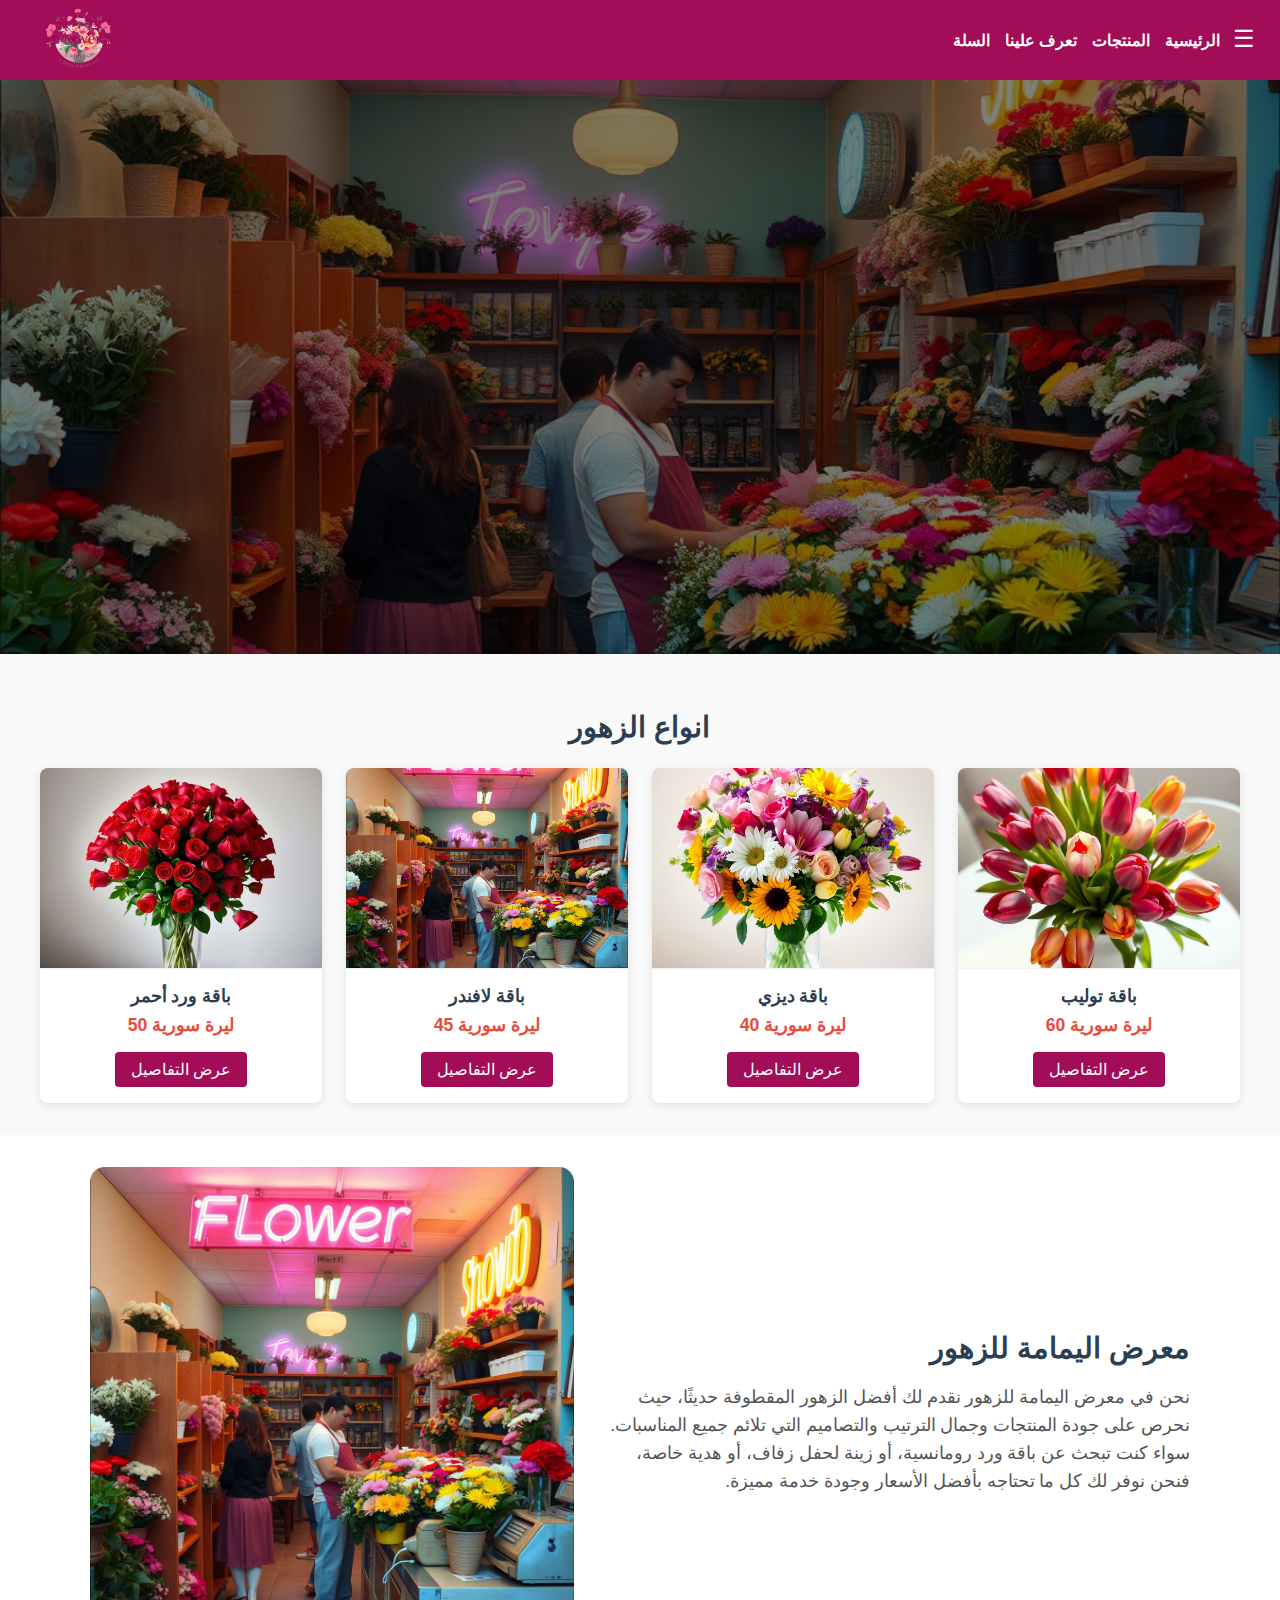
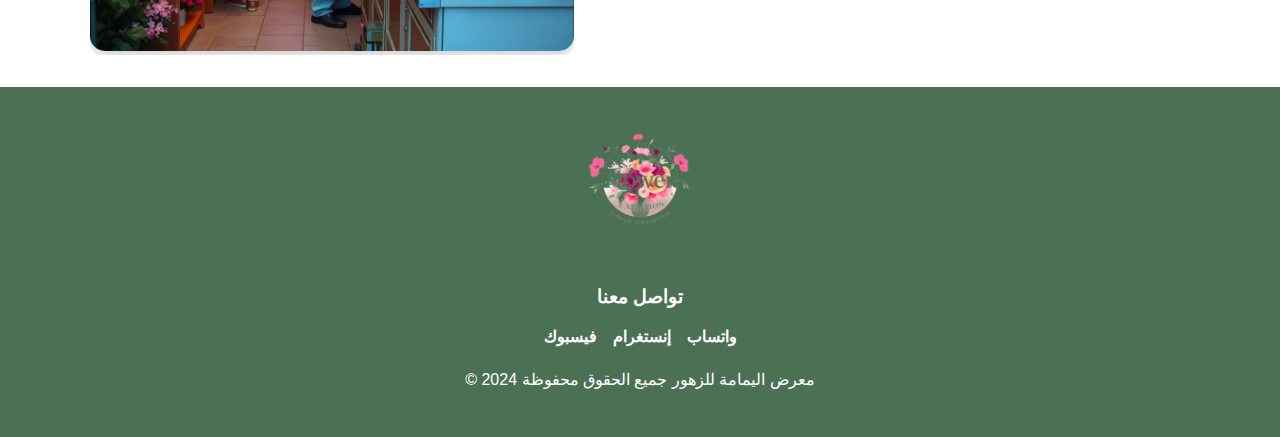
<file: web soft/view.html>
<!DOCTYPE html>
<html lang="ar">
<head>
    <meta charset="UTF-8" />
    <meta name="viewport" content="width=device-width, initial-scale=1" />
    <title>معرض اليمامة للزهور</title>
    <!-- صححت اسم المجلد من assest الى assets -->
    <link rel="stylesheet" href="assest/css/style.css" />
</head>
<body>
    <!-- START NAV -->
    <nav>
        <div class="logo">
            <img src="assest/logo/logo.png" alt="لوجو الموقع" />
        </div>
        <ul dir="rtl">
            <li><a href="view.html">الرئيسية</a></li>
            <li><a href="products.html">المنتجات</a></li>
            <li><a href="about.html">تعرف علينا</a></li>
            <li><a href="cart.html">السلة</a></li>
        </ul>
    </nav>
    <!-- END NAV -->

    <!-- START Section hero -->
    <section class="hero">
        <h1 id="animated-title">مرحبًا بك في معرض اليمامة للزهور</h1>
        <p id="animated-text">نقدم لكم أفضل الزهور بجودة عالية وأسعار مميزة</p>
        <a href="about.html" class="btn" id="btn">عرض التفاصيل</a>
    </section>
    <!-- END Section -->

    <!-- VIEW FLOWERS -->
    <section class="flowers-section">
        <h2>انواع الزهور</h2>
        <div class="flowers-container">
            <!-- بطاقة لزهرة واحدة -->
            <div class="flower-card">
                <img src="assest/image/fe8fd7c5-d69a-46ef-b273-568f5f2ca366.png" alt="زهرة الورد" />
                <h3>باقة ورد أحمر</h3>
                <p class="price">50 ليرة سورية</p>
                <a href="products.html" class="btn">عرض التفاصيل</a>
            </div>

            <div class="flower-card">
                <img src="assest/image/96f7b296-9474-4571-87c6-f963ac6e81f5.png" alt="زهرة اللافندر" />
                <h3>باقة لافندر</h3>
                <p class="price">45 ليرة سورية</p>
                <a href="products.html" class="btn">عرض التفاصيل</a>
            </div>

            <div class="flower-card">
                <img src="assest/image/69bec086-5a2d-41f6-9e9c-330a36386b98.png" alt="زهرة الديزي" />
                <h3>باقة ديزي</h3>
                <p class="price">40 ليرة سورية</p>
                <a href="products.html" class="btn">عرض التفاصيل</a>
            </div>

            <div class="flower-card">
                <img src="assest/image/f124e1ca-a4c5-4bd0-924c-f4e81467061a.png" alt="زهرة التوليب" />
                <h3>باقة توليب</h3>
                <p class="price">60 ليرة سورية</p>
                <a href="products.html" class="btn">عرض التفاصيل</a>
            </div>
        </div>
    </section>
    <!-- END VIEW FLOWERS -->

    <!-- START ABOUT -->
    <section class="about-section">
        <div class="about-content">
            <div class="about-image">
                <img src="assest/image/96f7b296-9474-4571-87c6-f963ac6e81f5.png" alt="عن معرض اليمامة للزهور" />
            </div>
            <div class="about-text" dir="rtl">
                <h2>معرض اليمامة للزهور</h2>
                <p>
                    نحن في معرض اليمامة للزهور نقدم لك أفضل الزهور المقطوفة حديثًا، حيث نحرص على جودة المنتجات وجمال الترتيب والتصاميم التي تلائم جميع المناسبات.
                    سواء كنت تبحث عن باقة ورد رومانسية، أو زينة لحفل زفاف، أو هدية خاصة، فنحن نوفر لك كل ما تحتاجه بأفضل الأسعار وجودة خدمة مميزة.
                </p>
            </div>
        </div>
    </section>
    <!-- END ABOUT -->

    <!-- START FOOTER -->
    <footer>
        <div class="footer-content">
            <div class="footer-logo">
                <img src="assest/logo/logo.png" alt="لوجو معرض الزهور" />
            </div>

            <div class="social-links">
                <h3>تواصل معنا</h3>
                <ul>
                    <!-- أضفت https:// للروابط -->
                    <li><a href="https://www.facebook.com" target="_blank" rel="noopener">فيسبوك</a></li>
                    <li><a href="https://www.instagram.com" target="_blank" rel="noopener">إنستغرام</a></li>
                    <li><a href="https://www.whatsapp.com" target="_blank" rel="noopener">واتساب</a></li>
                </ul>
            </div>
        </div>
        <p>&copy; 2024 معرض اليمامة للزهور جميع الحقوق محفوظة</p>
    </footer>
    <!-- END FOOTER -->

    <script src="assest/js/script.js"></script>
</body>
</html>
</file>
<file: assest/css/style.css>
body {
    font-family: 'Arial', sans-serif;
    margin: 0;
    padding: 0;
    background-color: white;
    color: #333;
}

/* Start Nav */
nav {
    background-color: #a30c56;
    padding: 20px 20px;
    display: flex;
    justify-content: space-between;
    align-items: center;
    color: white;
    max-width: 100%;
    max-height: 40px;
}

nav .logo img {
    width: 15%;
    height: 15%;
    margin-right: auto;
    margin-left: 20px;
}

nav ul {
    list-style: none;
    display: flex;
    gap: 15px;
}

nav ul li a {
    color: white;
    text-decoration: none;
    font-weight: bold;
}


.menu-toggle {
    background: #a30c56;
    color: white;
    border: none;
    font-size: 1.5rem;
    padding: 10px;
    cursor: pointer;
    position: absolute;
    top: 15px;
    right: 15px; 
    z-index: 1001;
    border-radius: 5px;
    display: none; 
}

@media (max-width: 768px) {
    .menu-toggle {
        display: flex;
        justify-content: center;
        align-items: center;
    }

    nav ul {
        flex-direction: column;
        background-color: #fff;
        position: absolute;
        top: 60px;
        width: 100%;
        max-height: 0;
        overflow: hidden;
        transition: max-height 0.3s ease-out;
        z-index: 999; 
        right: 0; 
    }

    nav ul.active {
        max-height: 300px;
        box-shadow: 0 4px 8px rgba(0,0,0,0.1);
    }

    nav ul li {
        text-align: right;
        padding: 15px;
        border-bottom: 1px solid #eee;
    }

    nav ul li a {
        color: #a30c56; 
        font-weight: 600;
    }
}

/* End Nav */


/* Section Hero */
.hero {
    background-image: url('../image/96f7b296-9474-4571-87c6-f963ac6e81f5.png');
    background-size: cover;
    background-position: center;
    background-repeat: no-repeat;
    padding: 200px 20px; 
    max-width: 100%;
    text-align: center;
    color: white;
    position: relative;
}

.hero h1,
.hero p,
.hero .btn {
    position: relative;
    z-index: 1;
}

.hero h1 {
    font-size: 35px;
    margin-bottom: 10px;
}

.hero p {
    font-size: 20px;
    margin-bottom: 20px;
}
@media (max-width: 768px) {
    .hero h1 {
        font-size: 30px;
    }
}
.hero a.btn {
    display: inline-block;
    padding: 10px 20px;
    background-color: #a30c56;
    color: white;
    text-decoration: none;
    border-radius: 5px;
    font-weight: bold;
    transition: background-color 0.3s ease;
}

.hero a.btn:hover {
    background-color: #7a0840;
}

.hero::before {
    content: "";
    position: absolute;
    top: 0;
    left: 0;
    width: 100%;
    height: 100%;
    background: rgba(0, 0, 0, 0.5);
    z-index: 0;
}

.zoom-in {
    animation: zoomIn 0.5s ease-out forwards;
    opacity: 0;
}

@keyframes zoomIn {
    0% {
        transform: scale(0);
        opacity: 0;
    }
    100% {
        transform: scale(1);
        opacity: 1;
    }
}

/* Flowers Section */
.categories {
    text-align: center;
    margin-bottom: 1.5rem;
    margin-top: 10px;
}

.category-btn {
    background-color: #eee;
    color: #333;
    border: none;
    padding: 0.5rem 1rem;
    margin: 0 0.3rem;
    border-radius: 20px;
    cursor: pointer;
    transition: all 0.3s ease;
}

.category-btn:hover,
.category-btn.active {
    background-color: #a30c56;
    color: white;
}

.flowers-section {
    padding: 2rem 1rem;
    background-color: #f9f9f9;
}

.flowers-section h2 {
    text-align: center;
    margin-bottom: 1.5rem;
    font-size: 1.8rem;
    color: #2c3e50;
}

.flowers-container {
    display: grid;
    grid-template-columns: repeat(auto-fit, minmax(220px, 1fr));
    gap: 1.5rem;
    max-width: 1200px;
    margin: 0 auto;
}

.flower-card {
    background-color: #fff;
    border-radius: 8px;
    overflow: hidden;
    box-shadow: 0 2px 8px rgba(0, 0, 0, 0.1);
    transition: transform 0.3s ease;
    text-align: center;
    padding-bottom: 1rem;
}

.flower-card:hover {
    transform: translateY(-5px);
}

.flower-card img {
    width: 100%;
    height: 200px;
    object-fit: cover;
    border-bottom: 1px solid #eee;
}

.flower-card h3 {
    font-size: 1.1rem;
    margin: 0.8rem 0 0.5rem;
    color: #2c3e50;
}

.price {
    color: #e74c3c;
    font-weight: bold;
    margin: 0.5rem 0;
    font-size: 1.1rem;
}

.btn {
    display: inline-block;
    padding: 0.5rem 1rem;
    background-color: #a30c56;
    color: white;
    text-decoration: none;
    border-radius: 4px;
    margin-top: 0.5rem;
    transition: background-color 0.3s ease;
}

.btn:hover {
    background-color: #7a0840;
}

/* Start About */
.about {
  background-color: white;
  padding: 50px 20px;
}

.about-container {
  display: flex;
  flex-wrap: wrap;
  justify-content: center;
  align-items: center;
  max-width: 1000px;
  margin: auto;
  gap: 30px;
}

.about-image img {
  width: 300px;
  max-width: 100%;
  border-radius: 15px;
  box-shadow: 0 4px 12px rgba(0, 0, 0, 0.2);
}

.about-content {
  flex: 1;
  min-width: 250px;
}

.about-content h2 {
  font-size: 32px;
  margin-bottom: 15px;
  color: #333;
}

.about-content p {
  font-size: 18px;
  line-height: 1.6;
  margin-bottom: 20px;
  color: #555;
}

.contact-info {
  list-style: none;
  padding: 0;
}

.contact-info li {
  margin-bottom: 10px;
  font-size: 16px;
  color: #222;
}
.hidden-left,
.hidden-right {
  opacity: 0;
  transform: translateX(100px);
  transition: all 0.8s ease;
}

.hidden-left {
  transform: translateX(-100px);
}

.show {
  opacity: 1;
  transform: translateX(0);
}
.about-section {
    padding: 2rem 1rem;
    
}

.about-content {
    display: flex;
    flex-wrap: wrap;
    align-items: center;
    gap: 2rem;
    max-width: 1100px;
    margin: 0 auto;
}

.about-image {
    flex: 1 1 300px;
    overflow: hidden;
    border-radius: 10px;
}

.about-image img {
    width: 100%;
    height: auto;
    object-fit: cover;
    transition: transform 0.4s ease;
}

.about-image img:hover {
    transform: scale(1.05);
}

.about-text {
    flex: 1 1 400px;
}

.about-text h2 {
    font-size: 1.8rem;
    color: #2c3e50;
    margin-bottom: 1rem;
}

.about-text p {
    line-height: 1.6;
    color: #555;
    font-size: 1.1rem;
}


@media (max-width: 768px) {
    .about-content {
        flex-direction: column;
    }
}
/* End About */

/* Footer */
footer {
    background-color: #4b7054;
    padding: 2rem;
    text-align: center;
    font-family: 'Tajawal', sans-serif;
    color: white;
}

.footer-content {
    display: flex;
    flex-direction: column;
    align-items: center;
    gap: 1.5rem;
    margin-bottom: 1.5rem;
}

.footer-logo img {
    width: 120px;
    height: auto;
}

.social-links ul {
    list-style: none;
    display: flex;
    gap: 1rem;
    padding: 0;
    margin: 0;
}

.social-links ul li a {
    color: white;
    text-decoration: none;
    font-weight: 600;
}

@media (max-width: 600px) {
    .footer-logo img {
        width: 100px;
    }
}

/* Responsive Flowers */
@media (max-width: 600px) {
    .flowers-container {
        grid-template-columns: 1fr;
    }

    .flower-card img {
        height: 180px;
    }
}

/*  start cart */
.cart-section {
    padding: 40px 20px;
    max-width: 900px;
    margin: auto;
}

.cart-container {
    display: flex;
    flex-direction: column;
    gap: 20px;
}
.cart-item {
    display: flex;
    justify-content: space-between;
    align-items: center;
    background: #fff;
    border-radius: 8px;
    box-shadow: 0 2px 5px rgba(0,0,0,0.1);
    padding: 15px;
    transition: transform 0.2s;
}

.cart-item:hover {
    transform: scale(1.02);
}

.cart-item img {
    width: 60px;
    height: 60px;
    object-fit: cover;
    border-radius: 6px;
}

.item-details {
    flex-grow: 1;
    margin-right: 15px;
}

.item-details h4 {
    margin: 0;
    font-size: 1.1rem;
}

.item-controls {
    display: flex;
    align-items: center;
    gap: 10px;
}

.quantity {
    font-weight: bold;
}

.remove-btn {
    background: red;
    color: white;
    border: none;
    padding: 8px 12px;
    border-radius: 5px;
    cursor: pointer;
}

.total {
    text-align: center;
    margin-top: 30px;
}

.total button {
    background-color: #8B0000;
    color: white;
    padding: 12px 25px;
    font-size: 1rem;
    border: none;
    border-radius: 5px;
    cursor: pointer;
    margin-top: 15px;
}
@media (max-width: 550px) {
    .cart-item {
        flex-direction: column;
        align-items: flex-start;
        text-align: right;
    }

    .cart-item img {
        width: 100%;
        height: auto;
        margin-bottom: 10px;
    }

    .item-details {
        margin: 0;
        width: 100%;
    }

    .item-details h4 {
        font-size: 1.2rem;
        margin-bottom: 8px;
    }

    .item-controls {
        width: 100%;
        justify-content: space-between;
        margin-top: 10px;
        flex-wrap: wrap;
    }

    .remove-btn {
        width: 100%;
        margin-top: 10px;
        text-align: center;
    }
}

/*  End cart */
</file>
<file: web soft/assest/css/style.css>
body {
    font-family: 'Arial', sans-serif;
    margin: 0;
    padding: 0;
    background-color: white;
    color: #333;
}

/* Start Nav */
nav {
    background-color: #a30c56;
    padding: 20px 20px;
    display: flex;
    justify-content: space-between;
    align-items: center;
    color: white;
    max-width: 100%;
    max-height: 40px;
}

nav .logo img {
    width: 15%;
    height: 15%;
    margin-right: auto;
    margin-left: 20px;
}

nav ul {
    list-style: none;
    display: flex;
    gap: 15px;
}

nav ul li a {
    color: white;
    text-decoration: none;
    font-weight: bold;
}


.menu-toggle{
    display: none;
    background: #a30c56;
    color: white;
    border: none;
    font-size: 1.5rem;
    padding: 10px;
    cursor: pointer;
    position: absolute;
    top: 15px;
    right: 15px; 
    z-index: 1001;
    display: flex;
    justify-content: center;
    align-items: center;
    border-radius: 5px;
}

@media (max-width: 768px) {
    .menu-toggle {
        display: block;
    }

    nav ul {
        flex-direction: column;
        background-color: #fff;
        position: absolute;
        top: 60px;
        width: 100%;
        max-height: 0;
        overflow: hidden;
        transition: max-height 0.3s ease-out;
        z-index: 999; 
        right: 0; 
    }

    nav ul.active {
        max-height: 300px;
        box-shadow: 0 4px 8px rgba(0,0,0,0.1);
    }

    nav ul li {
        text-align: right;
        padding: 15px;
        border-bottom: 1px solid #eee;
    }

    nav ul li a {
        color: #a30c56; 
        font-weight: 600;
    }
}
/* End Nav */

/* Section Hero */
.hero {
    background-image: url('../image/96f7b296-9474-4571-87c6-f963ac6e81f5.png');
    background-size: cover;
    background-position: center;
    background-repeat: no-repeat;
    padding: 200px 20px; 
    max-width: 100%;
    text-align: center;
    color: white;
    position: relative;
}

.hero h1,
.hero p,
.hero .btn {
    position: relative;
    z-index: 1;
}

.hero h1 {
    font-size: 35px;
    margin-bottom: 10px;
}

.hero p {
    font-size: 20px;
    margin-bottom: 20px;
}
@media (max-width: 768px) {
    .hero h1 {
        font-size: 30px;
    }
}
.hero a.btn {
    display: inline-block;
    padding: 10px 20px;
    background-color: #a30c56;
    color: white;
    text-decoration: none;
    border-radius: 5px;
    font-weight: bold;
    transition: background-color 0.3s ease;
}

.hero a.btn:hover {
    background-color: #7a0840;
}

.hero::before {
    content: "";
    position: absolute;
    top: 0;
    left: 0;
    width: 100%;
    height: 100%;
    background: rgba(0, 0, 0, 0.5);
    z-index: 0;
}

.zoom-in {
    animation: zoomIn 0.5s ease-out forwards;
    opacity: 0;
}

@keyframes zoomIn {
    0% {
        transform: scale(0);
        opacity: 0;
    }
    100% {
        transform: scale(1);
        opacity: 1;
    }
}

/* Flowers Section */
.flowers-section {
    padding: 2rem 1rem;
    background-color: #f9f9f9;
}

.flowers-section h2 {
    text-align: center;
    margin-bottom: 1.5rem;
    font-size: 1.8rem;
    color: #2c3e50;
}

.flowers-container {
    display: grid;
    grid-template-columns: repeat(auto-fit, minmax(220px, 1fr));
    gap: 1.5rem;
    max-width: 1200px;
    margin: 0 auto;
}

.flower-card {
    background-color: #fff;
    border-radius: 8px;
    overflow: hidden;
    box-shadow: 0 2px 8px rgba(0, 0, 0, 0.1);
    transition: transform 0.3s ease;
    text-align: center;
    padding-bottom: 1rem;
}

.flower-card:hover {
    transform: translateY(-5px);
}

.flower-card img {
    width: 100%;
    height: 200px;
    object-fit: cover;
    border-bottom: 1px solid #eee;
}

.flower-card h3 {
    font-size: 1.1rem;
    margin: 0.8rem 0 0.5rem;
    color: #2c3e50;
}

.price {
    color: #e74c3c;
    font-weight: bold;
    margin: 0.5rem 0;
    font-size: 1.1rem;
}

.btn {
    display: inline-block;
    padding: 0.5rem 1rem;
    background-color: #a30c56;
    color: white;
    text-decoration: none;
    border-radius: 4px;
    margin-top: 0.5rem;
    transition: background-color 0.3s ease;
}

.btn:hover {
    background-color: #7a0840; /* ألوان متناسقة مع العنابي */
}

/* Start About */
.about {
  background-color: white;
  padding: 50px 20px;
}

.about-container {
  display: flex;
  flex-wrap: wrap;
  justify-content: center;
  align-items: center;
  max-width: 1000px;
  margin: auto;
  gap: 30px;
}

.about-image img {
  width: 300px;
  max-width: 100%;
  border-radius: 15px;
  box-shadow: 0 4px 12px rgba(0, 0, 0, 0.2);
}

.about-content {
  flex: 1;
  min-width: 250px;
}

.about-content h2 {
  font-size: 32px;
  margin-bottom: 15px;
  color: #333;
}

.about-content p {
  font-size: 18px;
  line-height: 1.6;
  margin-bottom: 20px;
  color: #555;
}

.contact-info {
  list-style: none;
  padding: 0;
}

.contact-info li {
  margin-bottom: 10px;
  font-size: 16px;
  color: #222;
}
.hidden-left,
.hidden-right {
  opacity: 0;
  transform: translateX(100px);
  transition: all 0.8s ease;
}

.hidden-left {
  transform: translateX(-100px);
}

.show {
  opacity: 1;
  transform: translateX(0);
}
.about-section {
    padding: 2rem 1rem;
    
}

.about-content {
    display: flex;
    flex-wrap: wrap;
    align-items: center;
    gap: 2rem;
    max-width: 1100px;
    margin: 0 auto;
}

.about-image {
    flex: 1 1 300px;
    overflow: hidden;
    border-radius: 10px;
}

.about-image img {
    width: 100%;
    height: auto;
    object-fit: cover;
    transition: transform 0.4s ease;
}

.about-image img:hover {
    transform: scale(1.05);
}

.about-text {
    flex: 1 1 400px;
}

.about-text h2 {
    font-size: 1.8rem;
    color: #2c3e50;
    margin-bottom: 1rem;
}

.about-text p {
    line-height: 1.6;
    color: #555;
    font-size: 1.1rem;
}

/* تنسيق الجوال */
@media (max-width: 768px) {
    .about-content {
        flex-direction: column;
    }
}
/* End About */

/* Footer */
footer {
    background-color: #4b7054;
    padding: 2rem;
    text-align: center;
    font-family: 'Tajawal', sans-serif;
    color: white;
}

.footer-content {
    display: flex;
    flex-direction: column;
    align-items: center;
    gap: 1.5rem;
    margin-bottom: 1.5rem;
}

.footer-logo img {
    width: 120px;
    height: auto;
}

.social-links ul {
    list-style: none;
    display: flex;
    gap: 1rem;
    padding: 0;
    margin: 0;
}

.social-links ul li a {
    color: white;
    text-decoration: none;
    font-weight: 600;
}

@media (max-width: 600px) {
    .footer-logo img {
        width: 100px;
    }
}

/* Responsive Flowers */
@media (max-width: 600px) {
    .flowers-container {
        grid-template-columns: 1fr;
    }

    .flower-card img {
        height: 180px;
    }
}

/*  start cart */
.cart-section {
    padding: 40px 20px;
    max-width: 900px;
    margin: auto;
}

.cart-container {
    display: flex;
    flex-direction: column;
    gap: 20px;
}

.cart-item {
    display: flex;
    justify-content: space-between;
    align-items: center;
    background: #fff;
    border-radius: 8px;
    box-shadow: 0 2px 5px rgba(0,0,0,0.1);
    padding: 15px;
    transition: transform 0.2s;
}

.cart-item:hover {
    transform: scale(1.02);
}

.cart-item img {
    width: 60px;
    height: 60px;
    object-fit: cover;
    border-radius: 6px;
}

.item-details {
    flex-grow: 1;
    margin-right: 15px;
}

.item-details h4 {
    margin: 0;
    font-size: 1.1rem;
}

.item-controls {
    display: flex;
    align-items: center;
    gap: 10px;
}

.quantity {
    font-weight: bold;
}

.remove-btn {
    background: red;
    color: white;
    border: none;
    padding: 8px 12px;
    border-radius: 5px;
    cursor: pointer;
}

.total {
    text-align: center;
    margin-top: 30px;
}

.total button {
    background-color: #8B0000;
    color: white;
    padding: 12px 25px;
    font-size: 1rem;
    border: none;
    border-radius: 5px;
    cursor: pointer;
    margin-top: 15px;
}
/*  End cart */
</file>
